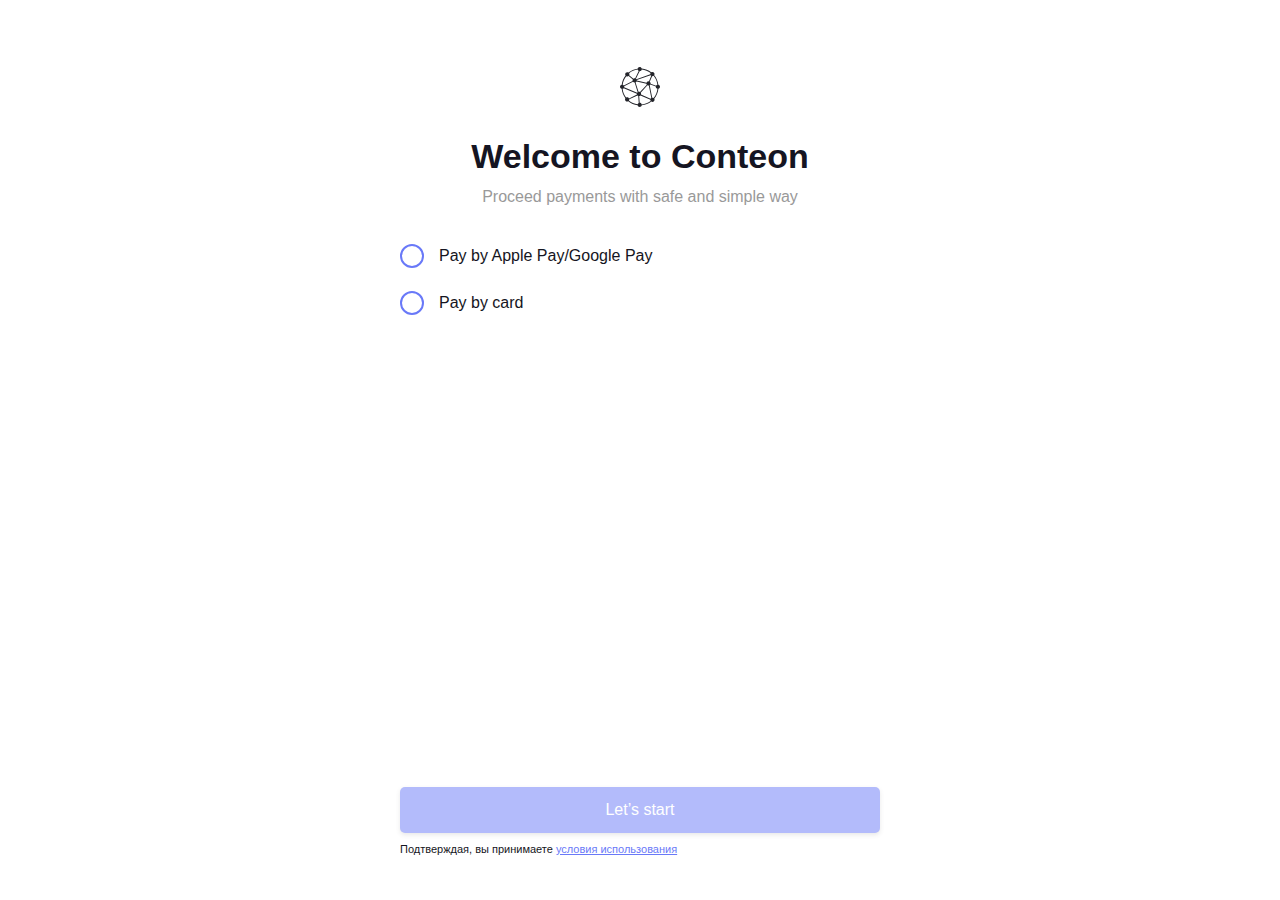
<file: index.html>
﻿<!DOCTYPE html>
<html lang="en">
<head>
    <title>Payment</title>

    <meta http-equiv="Content-Type" content="text/html;charset=utf-8"/>
    <meta name="viewport" content="width=device-width, initial-scale=1.0"/>
    <link rel="preconnect" href="https://fonts.googleapis.com">
    <link rel="preconnect" href="https://fonts.gstatic.com" crossorigin>
    <link href="https://fonts.googleapis.com/css2?family=Krub:wght@200&display=swap" rel="stylesheet">
    <link rel="stylesheet" href="style.css">
</head>

<body>
<section id="formContainer"  class="container" hidden>
    <!-- Modal -->
    <div id="myModal" class="modal"> </div>
    <!-- Modal -->
    <div class="merchant-container">
        <header id="merchantHeader" class="merchant-header">
            <h1 class="merchant-title" data-lang-tag="facilitytitle">
                Facility Data
            </h1>
            <!-- EXPANDER WITH LANGUAGE SWITCHER CONTAINER -->
            <div style="display: flex; flex-direction: row; align-items: center; justify-content: space-between; width: auto; height: auto; z-index: 2;">
                <div  style=" font-size: 10px;  border: none; position: relative; margin-right: 50px; width: 24px; height: 24px; text-align: center; display: flex; align-items: center; flex-direction: row;">
                <div id="langSwitcher" style="display: flex; flex-direction: row; justify-content: space-between; align-items: center; width: 52px;" onclick="toggleLangList(event)">
                    <h1  style="font-weight: bold;"class="merchant-title"data-lang-tag="mainlang" style="text-align: center;">EN</h1>
                </div>
                <div id="lang-list" class="language-list" onclick="abortClickOnParent(event)">
                     <div class="item-lang-list-wrapper" >
                        <span class="lang-span" data-lang-tag="en" data-lang="en"></span>
                    </div>
                     <div class="item-lang-list-wrapper">
                        <span class="lang-span" data-lang="ru" data-lang-tag="ru"></span>
                    </div>
                    <div class="item-lang-list-wrapper">
                        <span class="lang-span" data-lang="sp" data-lang-tag="sp"></span>
                    </div>    
                </div>
            </div>
            <div class="arrow"></div>
        </div>
        <!-- EXPANDER WITH LANGUAGE SWITCHER CONTAINER -->
        </header>
        <div id="merchantData"
             class="merchant-data">
        </div>
    </div>

    <div class="form-control">
        <label class="label" for="initiator" data-lang-tag="initiatordetails">
            initiator details:
        </label>
        <input id="initiator" class="control" type="text" disabled>
    </div>

    <div class="form-control">
        <label class="label" for="amount" data-lang-tag="amount">
            amount:
        </label>
        <input id="amount" class="control" type="text" disabled>
    </div>

    <form id="todo" class="form">
        <div class="form-control">
            <label class="label" for="verifyCode" data-lang-tag="trantvc">
                tran tvc:
            </label>

            <div class="inp-err-wrapper">
                <input id="verifyCode" data-validate="verifyCode" class="control" type="text">
                <span id="verifyCode-error-span" class="error-msg"></span>
            </div>
        </div>

        <div class="payment-method">
            <div class="radiobutton-container">
                <input id="byCard" class="radiobutton" name="pay-type" value="byCard" checked type="radio">
                <label class="radiobutton-ui"  for="byCard"> </label>
                <label class="label" for="byCard" data-lang-tag="paybycard">
                    Pay by Card
                </label>
            </div>

            <div class="radiobutton-container">
                <input id="byCrypto" class="radiobutton" name="pay-type" value="byCrypto" type="radio">
                <label class="radiobutton-ui" for="byCrypto"> </label>
                <label class="label" for="byCrypto" data-lang-tag="paybycrypto">
                      Another Method
                </label>
            </div>
        </div>

        <div id="formCard" class="form-card">
            <div class="form-control">
                <label class="label" for="customer" data-lang-tag="cvvorholder">
                    CVV or Holder Name:
                </label>
                <div class="inp-err-wrapper">
                    <input id="customer" data-validate="customer" class="control" type="text" placeholder="111">
                    <span id="customer-error-span" class="error-msg"></span>
                </div>
                <input id="cardToken" class="input" type="text" hidden>
            </div>
            <div class="submit-container">
                <p id="cardInfo" class="description" data-lang-tag="scancardbyemitter">
                    Scan Card by Emitter
                </p>
                <button id="scanCard" class="button-submit" type="button" data-lang-tag="scancardbutton">
                    Scan Card
                </button>
            </div>
        </div>

        <div id="formByCrypto" hidden>
            <div id="formSignIn" class="form-sign-in">
                <div class="form-control">
                    <label class="label" for="login" data-lang-tag="login">
                        login:
                    </label>
                    <div class="inp-err-wrapper">
                        <input id="login" data-validate="login" class="control" type="text">
                        <span id="login-error-span" class="error-msg"></span>
                    </div>
                </div>

                <div class="form-control">
                    <label class="label" for="password" data-lang-tag="password">
                        password:
                    </label>

                    <div class="inp-err-wrapper">
                        <input id="password" data-validate="password" class="control" type="password">
                        <span id="password-error-span" class="error-msg"></span>
                    </div>
                </div>

                <div class="submit-container">
                    <div class="checkbox-container">
                        <input id="rememberMe" class="checkbox" type="checkbox">

                        <label class="control" for="rememberMe">
                        </label>

                        <label class="label" for="rememberMe" data-lang-tag="rememberme">
                            Remember me
                        </label>
                    </div>

                    <button id="signIn" class="button-submit" type="button" data-lang-tag="singinbutton">
                        Sign In
                    </button>
                </div>
            </div>

            <div id="authorizedForm" class="form-authorized" hidden>
                <div class="form-control">
                    <label class="label" for="authorizedCustomer" data-lang-tag="customer">
                        customer:
                    </label>
                    <div class="inp-err-wrapper">
                        <input id="authorizedCustomer" data-validate="authorizedCustomer" class="control" type="text">
                        <span id="authorizedCustomer-error-span" class="error-msg"></span>
                    </div>
                </div>
                <div class="form-control">
                    <label class="label" for="cards" data-lang-tag="card">
                        card:
                    </label>
                    <div class="inp-err-wrapper">
                        <select id="cards" data-validate="cards" class="control" name="cards" >
                            <option value="" data-lang-tag="choosewallet" >Choose Wallet</option>
                        </select>
                        <span id="cards-error-span" class="error-msg"></span>
                    </div>
                </div>
            </div>
        </div>

        <div id="submitForm"
             class="submit-container">
            <button id="submitButton"
                    class="button-submit confirm"
                    type="button"
                    disabled data-lang-tag="confirmbutton">
                Confirm
            </button>
            <p class="description service-conditions">
                <span data-lang-tag="byconfirmyou">Подтверждая, вы принимаете </span>
                <a class="myBtn link" href="#" data-lang-tag="byconfirmyoulink">условия использования</a>
            </p>
        </div>
    </form>
</section>

<div id="successContainer" class="container success-container" hidden>
    <div class="response-logo">
        <svg width="116" height="116" viewBox="0 0 116 116" fill="none" xmlns="http://www.w3.org/2000/svg">
            <path d="M115.143 52.7756V58.0327C115.136 70.3552 111.146 82.3452 103.768 92.2146C96.3895 102.084 86.0188 109.304 74.202 112.798C62.3853 116.292 49.7558 115.872 38.197 111.602C26.6382 107.331 16.7695 99.439 10.0626 89.1017C3.35581 78.7644 0.17024 66.536 0.981015 54.2402C1.79179 41.9445 6.55547 30.2403 14.5616 20.8732C22.5677 11.506 33.3873 4.97778 45.4068 2.26215C57.4262 -0.453488 70.0015 0.788953 81.2572 5.80417M115.143 12.3185L58 69.5185L40.8571 52.3757"
                  stroke="#00C48C" stroke-linecap="round" stroke-linejoin="round"/>
        </svg>
    </div>
    <h1 class="title" data-lang-tag="thankyou"> Thank You </h1>
    <p class="description" data-lang-tag="clickdone">
        Please click Done button to get receipt and complete this operation
    </p>
    <div class="remember-container">
        <div class="checkbox-container">
            <input id="rememberCard" class="checkbox" type="checkbox">
            <label class="control" for="rememberCard"></label>
            <div class="label-container">
                <label class="label" for="rememberCard">
                    <b><span data-lang-tag="remember">Remember</span></b> <span data-lang-tag="cardtoken">Card Token</span>
                </label>
                <label class="label-tip" for="rememberCard" data-lang-tag="securelystoring">
                    We securely storing card token in your browser storage
                </label>
            </div>
        </div>
    </div>

    <div class="checkbox-container">
        <input id="registerUser" class="checkbox" type="checkbox">
        <label class="control" for="registerUser"></label>
        <div class="label-container">
            <label class="label" for="registerUser">
                <b><span data-lang-tag="register">Register</span></b> <span data-lang-tag="meinconteon">me in Conteon</span>
            </label>
            <label class="label-tip" for="registerUser" data-lang-tag="sendaninvitation">
                We send an invitation mail with the link on mail above
            </label>
        </div>
    </div>
    <div id="emailContainer" class="form-control email-container" hidden>
        <label class="label" for="email" data-lang-tag="emaillabel">
            email:
        </label>
        <form id="email-form">
            <div class="inp-err-wrapper">
                <input id="email" data-validate="email" class="control" type="email">
                <span class="error-msg"></span>
            </div>
        </form>
    </div>
    <button id="completePayment" class="button-submit" data-lang-tag="completebutton">
        Complete
    </button>
</div>

<div id="errorContainer" class="container error-container" hidden>
    <div class="response-logo">
        <svg width="117" height="118" viewBox="0 0 117 118" fill="none" xmlns="http://www.w3.org/2000/svg">
            <path d="M75.6428 41.8571L41.3571 76.1428M41.3571 41.8571L75.6428 76.1428M115.643 59C115.643 90.5591 90.0591 116.143 58.5 116.143C26.9408 116.143 1.35712 90.5591 1.35712 59C1.35712 27.4408 26.9408 1.85712 58.5 1.85712C90.0591 1.85712 115.643 27.4408 115.643 59Z"
                  stroke="#FF647C" stroke-width="2" stroke-linecap="round" stroke-linejoin="round"/>
        </svg>
    </div>
    <h1 class="title" data-lang-tag="badthing">
        Bad thing happens
    </h1>
    <p id="errorMessage" class="error-message"> </p>
    <button class="button-submit" type="button" data-lang-tag="closebutton">
        Close
    </button>
</div>
<div class="container welcome-container">
    <svg width="40" height="40" viewBox="0 0 40 40" fill="none" xmlns="http://www.w3.org/2000/svg">
        <path d="M38.3665 17.7045C37.9239 14.0904 36.4376 10.7956 34.2132 8.1345C34.4003 7.81914 34.5087 7.45206 34.5087 7.05912C34.5087 5.88923 33.5606 4.94118 32.3908 4.94118C31.964 4.94118 31.5681 5.06852 31.2358 5.28538C28.5478 3.23012 25.2829 1.8951 21.7285 1.57079C21.4887 0.666517 20.666 0 19.6861 0C18.6764 0 17.8328 0.707304 17.6209 1.65336C14.1978 2.10301 11.0692 3.49176 8.49959 5.55398C8.15738 5.31622 7.74255 5.17596 7.29389 5.17596C6.124 5.17596 5.17596 6.124 5.17596 7.29389C5.17596 7.74652 5.31921 8.16534 5.56194 8.51053C3.50966 11.099 2.13783 14.2476 1.71305 17.6866C0.737148 17.8756 0 18.7331 0 19.7647C0 20.7784 0.712278 21.624 1.66331 21.8319C2.01746 25.3326 3.35547 28.5449 5.39183 31.194C5.15705 31.5352 5.01977 31.9471 5.01977 32.3918C5.01977 33.5616 5.96782 34.5097 7.13771 34.5097C7.55353 34.5097 7.93952 34.3883 8.26681 34.1814C10.8752 36.3441 14.0864 37.8005 17.606 38.2661C17.7871 39.2519 18.6486 40 19.6871 40C20.6959 40 21.5385 39.2937 21.7513 38.3496C25.3376 38.0184 28.6284 36.6575 31.3283 34.5654C31.6586 34.7773 32.0495 34.9026 32.4713 34.9026C33.6412 34.9026 34.5893 33.9546 34.5893 32.7847C34.5893 32.3888 34.4788 32.0187 34.2888 31.7014C36.556 28.9557 38.0442 25.5455 38.4173 21.812C39.3275 21.5753 40 20.7496 40 19.7647C40 18.762 39.3026 17.9243 38.3665 17.7045ZM32.3918 9.17605C32.8255 9.17605 33.2284 9.04474 33.5646 8.82091C35.6109 11.3019 36.9848 14.355 37.4175 17.6985C36.8435 17.8269 36.36 18.188 36.0666 18.6784L30.6578 16.65C30.6628 16.5903 30.6668 16.5306 30.6668 16.4699C30.6668 15.7557 30.3116 15.125 29.7695 14.741L32.1361 9.15914C32.2197 9.17009 32.3052 9.17605 32.3918 9.17605ZM31.2487 8.83981L28.898 14.3838C28.7836 14.3649 28.6682 14.353 28.5488 14.353C27.6406 14.353 26.8676 14.926 26.5672 15.7308L16.7843 13.4776C16.7833 13.3333 16.7684 13.1921 16.7395 13.0558L30.623 8.22105C30.7851 8.46875 30.999 8.67965 31.2487 8.83981ZM19.6861 4.23487C20.7187 4.23487 21.5783 3.49474 21.7653 2.51685C25.0531 2.84016 28.0773 4.07471 30.5812 5.96583C30.3882 6.28516 30.2748 6.65821 30.2748 7.05912C30.2748 7.15362 30.2828 7.24713 30.2957 7.33866L16.3416 12.1973C16.2302 12.054 16.1019 11.9247 15.9576 11.8143L19.6185 4.23189C19.6404 4.23288 19.6633 4.23487 19.6861 4.23487ZM17.6259 2.60141C17.7662 3.20127 18.1611 3.70365 18.6913 3.98617L15.1041 11.4173C14.9628 11.3875 14.8166 11.3716 14.6674 11.3716C14.2187 11.3716 13.8029 11.5119 13.4607 11.7506L9.20689 8.19916C9.33721 7.92459 9.41182 7.6182 9.41182 7.29389C9.41182 6.91388 9.31035 6.55873 9.13527 6.25034C11.5357 4.33734 14.4445 3.0421 17.6259 2.60141ZM4.18414 19.3041L12.9812 14.7678C13.3652 15.2732 13.968 15.6015 14.6505 15.6075L17.6647 25.2451C17.4827 25.3903 17.3245 25.5644 17.1981 25.7614L4.15728 20.3268C4.20702 20.1477 4.23487 19.9597 4.23487 19.7647C4.23487 19.6066 4.21697 19.4524 4.18414 19.3041ZM6.26128 9.14223C6.56669 9.31334 6.91885 9.41182 7.29389 9.41182C7.79825 9.41182 8.26084 9.23475 8.62494 8.94029L12.825 12.447C12.6499 12.7554 12.5494 13.1105 12.5494 13.4895C12.5494 13.6338 12.5644 13.774 12.5912 13.9093L3.77925 18.4536C3.49872 18.0984 3.10776 17.8368 2.65811 17.7184C3.06996 14.5092 4.35226 11.5686 6.26128 9.14223ZM7.13671 30.2738C6.75371 30.2738 6.39558 30.3773 6.0852 30.5553C4.19807 28.0763 2.95456 25.0819 2.60937 21.822C3.0431 21.7185 3.42411 21.4828 3.70763 21.1584L16.8788 26.6468C16.8689 26.7303 16.8619 26.8149 16.8619 26.9014C16.8619 27.1531 16.9077 27.3929 16.9882 27.6167L9.02286 31.4338C8.67368 30.7464 7.9614 30.2738 7.13671 30.2738ZM17.6458 37.322C14.3679 36.8723 11.3746 35.5164 8.93233 33.5109C9.13527 33.1856 9.25464 32.8026 9.25464 32.3918C9.25464 32.3838 9.25365 32.3748 9.25365 32.3669L17.5006 28.4155C17.7115 28.6224 17.9661 28.7826 18.2487 28.8871L18.7421 35.989C18.2099 36.2546 17.806 36.7371 17.6458 37.322ZM18.5222 24.8352L15.5716 15.4025C16.0123 15.1936 16.3695 14.8365 16.5784 14.3958L26.4408 16.6669C26.4737 17.0201 26.5931 17.3484 26.7771 17.6289L20.0124 25.0531C19.707 24.882 19.3549 24.7835 18.9798 24.7835C18.8227 24.7845 18.6704 24.8024 18.5222 24.8352ZM21.7484 37.4056C21.5315 36.4655 20.6919 35.7641 19.6861 35.7641C19.6812 35.7641 19.6752 35.7651 19.6702 35.7651L19.2007 29.0074C19.707 28.9547 20.1587 28.7239 20.4949 28.3797L30.3554 32.73C30.3554 32.7479 30.3524 32.7658 30.3524 32.7837C30.3524 33.1886 30.4678 33.5666 30.6658 33.8879C28.141 35.8188 25.081 37.0813 21.7484 37.4056ZM30.5932 31.8058L20.9893 27.569C21.059 27.3591 21.0978 27.1352 21.0978 26.9014C21.0978 26.4478 20.9545 26.029 20.7118 25.6848L27.4565 18.2825C27.7759 18.4755 28.1489 18.5889 28.5488 18.5889C28.6364 18.5889 28.7229 18.5819 28.8085 18.571L31.3293 31.002C31.0189 31.201 30.7643 31.4775 30.5932 31.8058ZM33.6313 31.014C33.298 30.7951 32.8991 30.6658 32.4703 30.6658C32.3868 30.6658 32.3052 30.6717 32.2246 30.6817L29.7028 18.2447C29.9754 18.0666 30.2032 17.8279 30.3703 17.5473L35.7751 19.5737C35.7691 19.6364 35.7651 19.6991 35.7651 19.7637C35.7651 20.7904 36.4963 21.6469 37.4672 21.8399C37.0962 25.2968 35.7174 28.4543 33.6313 31.014Z"
                fill="#23242A"></path>
    </svg>
    <h1 data-lang-tag="welcometoconteon">Welcome to Conteon</h1>
    <h2 data-lang-tag="proceedpayments">Proceed payments with safe and simple way</h2>
    <div class="radiobutton-container">
        <input id="payByPay" class="radiobutton" name="pay-type2" value="payByPay" type="radio">
        <label class="radiobutton-ui" for="payByPay"></label>
        <label class="label" for="payByPay" data-lang-tag="paybypay">Pay by Apple Pay/Google Pay</label>
    </div>
    <div class="radiobutton-container">
        <input id="payByCard" class="radiobutton" name="pay-type2" value="payByPay2" type="radio">
        <label class="radiobutton-ui" for="payByCard"></label>
        <label class="label" for="payByCard" data-lang-tag="paybycard">Pay by card</label>
    </div>

    

    <form id="card-manually-from" class="form" hidden>
        <div data-related-block="payByCard">
            <br>
            <div class="form-control">
                <label class="label" for="cvvorholder" data-lang-tag="cvvorholder">
                    CVV or Holder Name:
                </label>
                <div class="inp-err-wrapper">
                    <input id="cvvorholder" data-validate="customer" class="customer control" type="text" placeholder="111 or Ivan Petrov">
                    <span class="error-msg"></span>
                </div>
                <input id="cardToken" class="input" type="text" hidden>
            </div>
            <div class="submit-container">
                <p class="scan-card-text" data-lang-tag="scancardbyemitter">
                    Scan Card by Emitter
                </p>
                <button id="scanCard-welcome" class="button-submit" data-lang-tag="scancardbutton">
                    Scan Card
                </button>
            </div>
            <div class="submit-container cardManually-container">
                <div class="checkbox-container">
                    <input id="cardManually" class="checkbox" type="checkbox">
                    <label class="control" for="cardManually"></label>
                    <label class="label" for="cardManually" data-lang-tag="cardmanually">
                        I want input card manually
                    </label>
                </div>
                <p class="link-wrap description service-conditions">
                    <span data-lang-tag="acceptmanualcard">By Accepting manual card input I agree with service </span>
                    <a href="#" data-lang-tag="agreement">agreement </a>
                    <span data-lang-tag="cardproceed">of card proceed</span>
                </p>
            </div>
        </div>
        <div class="form-control">
            <label class="label" for="cardNumber" data-lang-tag="cardnumber">
                Card Number
            </label>
            <div class="inp-err-wrapper">
                <input id="cardNumber" data-validate="cardNumber" class="control" type="text" name="cardNumber" placeholder="0000 0000 0000 0000" disabled>
                <span class="error-msg"></span>
            </div>
        </div>
        <div class="form-control float-left expMonth-wraper">
            <label class="label" for="expMonth" data-lang-tag="expmonth">
                Exp Month/Year
            </label>
            <div class="inp-err-wrapper">
                <input id="expMonth" data-validate="expMonth" class="control" type="date" name="expMonth" disabled>
                <span class="error-msg"></span>
            </div>
        </div>
        <div class="form-control float-right cvc-wraper">
            <label class="label" for="cvc" data-lang-tag="cvc">
                CVC
            </label>
            <div class="inp-err-wrapper">
                <input id="cvc" data-validate="customer" class="control" type="text" name="cvc" placeholder="111" disabled>
                <span class="error-msg"></span>
            </div>
        </div>
    </form>

    <div id="start" class="submit-container">
        <button class="button-submit confirm" type="button" disabled="" data-lang-tag="startbutton">
            Let’s start
        </button>
        <p class="description service-conditions">
            <span data-lang-tag="byconfirmyou">Подтверждая, вы принимаете </span>
            <a class="myBtn" href="#" data-lang-tag="byconfirmyoulink">условия использования</a>
        </p>
    </div>
</div>

<style>

</style>

<script src="script.js"></script>
</body>
</html>
</file>
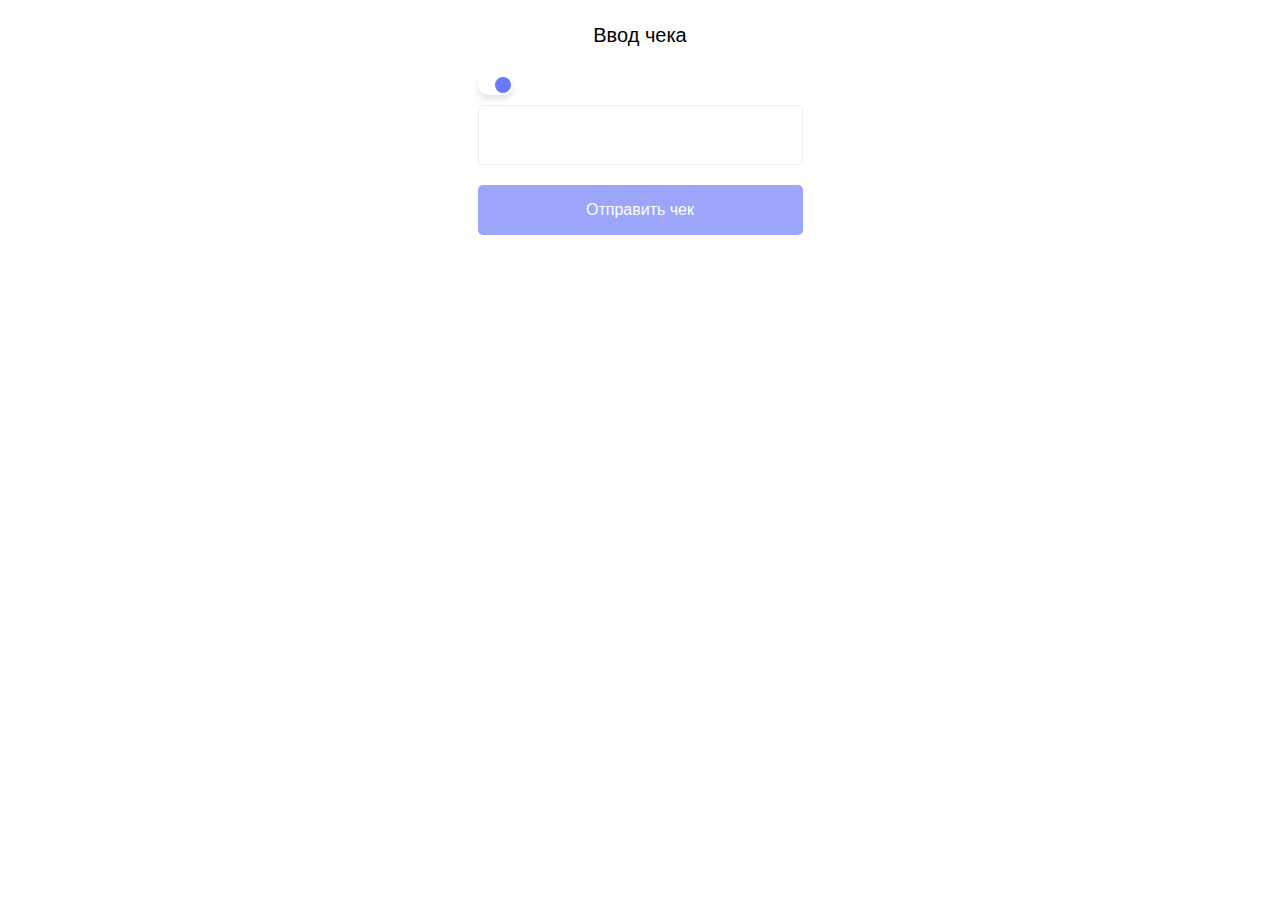
<file: server/index.html>
<!DOCTYPE html>
<html lang="en">

<head>
	<meta charset="utf-8">
	<title>Emitter</title>
	<meta name="description" content="Simple Starter Description">
	<meta name="viewport"
		content="width=device-width, initial-scale=1.0, minimum-scale=1.0, maximum-scale=1.0, user-scalable=no">
	<meta property="og:image" content="images/image.jpg">
	<!-- <link rel="icon" href="images/favicon.png"> -->
	<!-- <link rel="stylesheet" href="css/style.css"> -->
</head>

<body>

	<main class="main">
		<section id="section-3">

			<h2 class="text__main text__calculator d-none visible-in-price-mode">
				Калькулятор
			</h2>
			<h2 class="text__main text__calculator visible-in-billcode-mode">Ввод чека</h2>

			<nav class="nav">
				<div class="switch__block">
					<label class="switch">
						<input type="checkbox" checked onclick="application.switcherClickFn()">
						<span class="slider round"></span>
					</label>
				</div>
				<!-- <div>
					<span class="text__nav d-none">
						5424.65783
					</span>
					<input 
						class="form__input visible-in-billcode-mode" 
						id="inputСheck" 
						type="text"
					>
				</div>
				<div class="d-none visible-in-price-mode"></div> -->
			</nav>

			<!-- <a href="#" 
				id="check-submit-btn" 
				class="btn visible-in-billcode-mode"
			>
				Отправить чек
			</a> -->

			<form class="pt-10" name="calculator" 
			data-post-url="">
				<input class="calculator__input form__input" 
						style="margin-bottom:14px;" 
						type="text" 
						name="answer" 
						value="" 
						
				>
				<div class="calculator__block d-none visible-in-price-mode">
					<div class="calculator__line">
						<input class="color__red" 
								type="button" 
								value="C" 
								onclick="application.CalcReset()"
						>
						<input class="color__blue" 
								type="button" 
								value="%" 
								onclick="application.CalcInput('%')"
						>
						<input class="color__blue" 
								type="button" 
								value="." 
								onclick="application.CalcInput('.')"
						>
						<input class="color__blue" 
								type="button" 
								value="÷" 
								onclick="application.CalcInput('/')"
						>
					</div>

					<div class="calculator__line pt-10">
						<input type="button" 
								value="1" 
								onclick="application.CalcInput(1)"
						>
						<input type="button" 
								value="2" 
								onclick="application.CalcInput(2)"
						>
						<input type="button" 
								value="3" 
								onclick="application.CalcInput(3)"
						>
						<input class="color__blue" 
								type="button" 
								value="×" 
								onclick="application.CalcInput('*')"
						>
					</div>

					<div class="calculator__line pt-10">
						<input type="button" 
								value="4" 
								onclick="application.CalcInput(4)"
						>
						<input type="button" 
								value="5" 
								onclick="application.CalcInput(5)"
						>
						<input type="button" 
								value="6" 
								onclick="application.CalcInput(6)"
						>
						<input class="color__blue" 
								type="button" 
								value="-" 
								onclick="application.CalcInput('-')"
						>
					</div>

					<div class="calculator__line pt-10">
						<input type="button" 
								value="7" 
								onclick="application.CalcInput(7)"
						>
						<input type="button" 
								value="8" 
								onclick="application.CalcInput(8)"
						>
						<input type="button" 
								value="9" 
								onclick="application.CalcInput(9)"
						>
						<input class="color__blue" 
								type="button" 
								value="+" 
								onclick="application.CalcInput('+')"
						>
					</div>

					<div class="calculator__line pt-10">
						<input type="button" 
								value="." 
								onclick="application.CalcInput('.')"
						>
						<input type="button" 
								value="0" 
								onclick="application.CalcInput(0)"
						>
						<input class="color__blue" 
								type="button" 
								value="." 
								onclick="application.CalcInput('.')"
						>
						<input class="color__blue" 
								type="button" 
								value="="
								onclick="application.CalcAnswer()"
						>
					</div>
				</div>
				<button type="submit" class="btn submit-btn disabled">
					Отправить чек
				</button>
			</form>
		</section>
	</main>

	<style>
		*,::after,::before{padding:0;margin:0;border:0;-webkit-box-sizing:border-box;box-sizing:border-box}a{text-decoration:none}li,ol,ul{list-style:none}img{vertical-align:none}h1,h2,h3,h4,h5,h6{font-weight:inherit;font-size:inherit}body,html{height:100%;line-height:1;font-size:14px;font-family:-apple-system,BlinkMacSystemFont,sans-serif}button,input,textarea{-webkit-appearance:none;-moz-appearance:none;appearance:none;outline:0}.d-none{display:none!important}.pt-10{padding-top:10px}.pt-20{padding-top:20px}.pt-30{padding-top:30px}.pt-35{padding-top:35px}.pt-50{padding-top:50px}.pe-10{padding-right:10px}.ps-10{padding-left:10px}.mt-20{margin-top:20px}.mt-40{margin-top:40px}.mb-20{margin-bottom:20px}#section-1{display:-webkit-box;display:-ms-flexbox;display:flex;-webkit-box-orient:vertical;-webkit-box-direction:normal;-ms-flex-direction:column;flex-direction:column;-webkit-box-pack:center;-ms-flex-pack:center;justify-content:center;height:100%}#section-10,#section-11,#section-2,#section-5{padding-top:50px;height:100%}#section-12,#section-13,#section-6,#section-7,#section-8,#section-9{height:100%}.main{max-width:375px;height:100%;margin:0 auto;padding:0 25px}.img__logo{display:block;margin:0 auto}.text__main{font-weight:400;font-size:34px;text-align:center;padding-top:25px}.text__calculator{font-size:20px!important}.text__subtitle{font-weight:300;text-align:center;color:#999;padding-top:10px;line-height:1.5}.text__nav{font-weight:600;font-size:17px;color:#151522}.text__download{color:#999;margin-left:15px}.text__agreement{display:block;width:100%;color:#151522;margin-top:10px;line-height:1.5;font-weight:300}.paragraph{line-height:1.5;color:#151522;font-weight:400;text-align:justify}.href-download{display:-webkit-box;display:-ms-flexbox;display:flex;-webkit-box-align:center;-ms-flex-align:center;align-items:center}.form__block{display:-webkit-box;display:-ms-flexbox;display:flex;-webkit-box-orient:vertical;-webkit-box-direction:normal;-ms-flex-direction:column;flex-direction:column;-webkit-box-pack:justify;-ms-flex-pack:justify;justify-content:space-between;min-height:100%;padding-bottom:50px}.form__label{display:block;width:100%;padding-bottom:12px;color:#151522;font-weight:600}.form__input{display:block;width:100%;padding:16px 20px;border:1px solid #e4e4e499;border-radius:5px}.form__input:focus{border:1px solid #6979f899}.form-check{display:-webkit-box;display:-ms-flexbox;display:flex;-webkit-box-align:center;-ms-flex-align:center;align-items:center;margin-bottom:20px}.form-check-input{position:relative;width:20px;height:20px;border-radius:50%;border:2px solid #9ba6fa;cursor:pointer}.form-check-input:checked{border-color:#6979f8}.form-check-input:checked::after{content:"";position:absolute;top:2px;left:2px;width:12px;height:12px;border-radius:50%;background:#6979f8}.form-check-label{font-weight:400;font-size:16px;padding-left:15px;cursor:pointer}.scan__card{display:-webkit-box;display:-ms-flexbox;display:flex;-webkit-box-align:center;-ms-flex-align:center;align-items:center}.scan__card span{display:block;min-width:180px;font-weight:300;font-size:15px}.scan__card .btn{margin-top:0}.btn.disabled{background:#9ba6fa;pointer-events:none}.switch__block{display:-webkit-box;display:-ms-flexbox;display:flex;-webkit-box-align:center;-ms-flex-align:center;align-items:center}.text-switch{padding-left:20px}.text-accepting{display:block;margin-top:15px;font-size:10px;color:#999;line-height:1.5}.text-accepting a{color:#6979f8;text-decoration:underline}.switch{position:relative;display:inline-block;width:35px;height:20px}.switch input{opacity:0;width:0;height:0}.slider{position:absolute;cursor:pointer;top:0;left:0;right:0;bottom:0;background-color:#fff;-webkit-transition:.4s;transition:.4s;-webkit-box-shadow:0 4px 4px #32324714,0 4px 8px #3232470f;box-shadow:0 4px 4px #32324714,0 4px 8px #3232470f}.slider:before{position:absolute;content:"";height:16px;width:16px;left:2px;bottom:2px;background-color:#e4e4e4;-webkit-transition:.4s;transition:.4s}input:checked+.slider:before{background-color:#6979f8}input:checked+.slider:before{-webkit-transform:translateX(15px);transform:translateX(15px)}.slider.round{border-radius:34px}.slider.round:before{border-radius:50%}.nav{display:-webkit-box;display:-ms-flexbox;display:flex;-webkit-box-align:center;-ms-flex-align:center;align-items:center;-webkit-box-pack:justify;-ms-flex-pack:justify;justify-content:space-between;padding-top:30px}.calculator__block{background:#f4f6ff;border-radius:24px;padding:40px 45px}.calculator__block input{font-weight:400;font-size:28px;display:-webkit-box;display:-ms-flexbox;display:flex;width:40px;height:40px;background:0 0}.calculator__line{display:-webkit-box;display:-ms-flexbox;display:flex;-webkit-box-pack:justify;-ms-flex-pack:justify;justify-content:space-between}.calculator__input{display:block;padding:15px 15px;width:100%;font-weight:400;font-size:24px;}.color__red{color:#ff3958}.color__blue{color:#6979f8}.btn{position:relative;display:block;width:100%;margin-top:20px;padding:16px 20px;background:#6979f8;border-radius:5px;font-weight:300;font-size:16px;text-align:center;color:#fff}.btn__outline{position:relative;display:block;width:100%;margin-top:20px;padding:16px 20px;border:2px solid #6979f8;border-radius:5px;font-weight:300;font-size:16px;text-align:center;color:#6979f8}.btn:active,.btn__outline:active{top:2px}.list__employees{display:-webkit-box;display:-ms-flexbox;display:flex;-webkit-box-align:center;-ms-flex-align:center;align-items:center;-webkit-box-pack:justify;-ms-flex-pack:justify;justify-content:space-between;padding-top:17px;padding-bottom:23px;border-bottom:1px solid #e4e4e499}.list__employees-people{display:-webkit-box;display:-ms-flexbox;display:flex}.list__employees-img{width:40px;height:40px;border-radius:50%;background:#ccc}.list__employees-name{margin-left:20px}.text__list-job{display:block;width:100%;color:#999;font-weight:400;font-size:12px}.text__list-name{display:block;width:100%;font-weight:300;font-size:14px;color:#151522;margin-top:5px}.payment-title{width:100%;text-align:center}.form-container .field-container:first-of-type{-ms-grid-row:1;-ms-grid-column:1;-ms-grid-column-span:2;grid-area:name}.form-container .field-container:nth-of-type(2){-ms-grid-row:2;-ms-grid-column:1;-ms-grid-column-span:2;grid-area:number}.form-container .field-container:nth-of-type(3){-ms-grid-row:3;-ms-grid-column:1;grid-area:expiration}.form-container .field-container:nth-of-type(4){-ms-grid-row:3;-ms-grid-column:2;grid-area:security}.field-container input{-webkit-box-sizing:border-box;box-sizing:border-box}.field-container{position:relative}.form-container{display:-ms-grid;display:grid;grid-column-gap:10px;-ms-grid-columns:auto auto;grid-template-columns:auto auto;-ms-grid-rows:90px 90px 90px;grid-template-rows:90px 90px 90px;grid-template-areas:"name name" "number number" "expiration security";max-width:400px;color:#707070}.ccicon{height:38px;position:absolute;right:6px;top:calc(50% - 17px);width:60px}.preload *{-webkit-transition:none!important;-moz-transition:none!important;-ms-transition:none!important;-o-transition:none!important}.card-container{width:100%;max-width:400px;max-height:240px;height:240px;padding-top:20px}#ccsingle{position:absolute;right:15px;top:20px}#ccsingle svg{width:100px;max-height:60px}.creditcard svg#cardback,.creditcard svg#cardfront{width:100%;-webkit-box-shadow:1px 5px 6px 0 #000;box-shadow:1px 5px 6px 0 #000;border-radius:22px}#generatecard{cursor:pointer;float:right;font-size:12px;color:#fff;padding:2px 4px;background-color:#909090;border-radius:4px;cursor:pointer;float:right}.creditcard .darkcolor,.creditcard .lightcolor{-webkit-transition:fill .5s;transition:fill .5s}.creditcard .lightblue{fill:#03a9f4}.creditcard .lightbluedark{fill:#0288d1}.creditcard .red{fill:#ef5350}.creditcard .reddark{fill:#d32f2f}.creditcard .purple{fill:#ab47bc}.creditcard .purpledark{fill:#7b1fa2}.creditcard .cyan{fill:#26c6da}.creditcard .cyandark{fill:#0097a7}.creditcard .green{fill:#66bb6a}.creditcard .greendark{fill:#388e3c}.creditcard .lime{fill:#d4e157}.creditcard .limedark{fill:#afb42b}.creditcard .yellow{fill:#ffeb3b}.creditcard .yellowdark{fill:#f9a825}.creditcard .orange{fill:#ff9800}.creditcard .orangedark{fill:#ef6c00}.creditcard .grey{fill:#bdbdbd}.creditcard .greydark{fill:#616161}#svgname{text-transform:uppercase}#cardfront .st2{fill:#fff}#cardfront .st3{font-family:"Source Code Pro",monospace;font-weight:600}#cardfront .st4{font-size:54.7817px}#cardfront .st5{font-family:"Source Code Pro",monospace;font-weight:400}#cardfront .st6{font-size:33.1112px}#cardfront .st7{opacity:.6;fill:#fff}#cardfront .st8{font-size:24px}#cardfront .st9{font-size:36.5498px}#cardfront .st10{font-family:"Source Code Pro",monospace;font-weight:300}#cardfront .st11{font-size:16.1716px}#cardfront .st12{fill:#4c4c4c}#cardback .st0{fill:none;stroke:#0f0f0f;stroke-miterlimit:10}#cardback .st2{fill:#111}#cardback .st3{fill:#f2f2f2}#cardback .st4{fill:#d8d2db}#cardback .st5{fill:#c4c4c4}#cardback .st6{font-family:"Source Code Pro",monospace;font-weight:400}#cardback .st7{font-size:27px}#cardback .st8{opacity:.6}#cardback .st9{fill:#fff}#cardback .st10{font-size:24px}#cardback .st11{fill:#eaeaea}#cardback .st12{font-family:"Rock Salt",cursive}#cardback .st13{font-size:37.769px}.creditcard{width:100%;max-width:400px;-webkit-transform-style:preserve-3d;transform-style:preserve-3d;transition:-webkit-transform .6s;-webkit-transition:-webkit-transform .6s;transition:transform .6s;transition:transform .6s,-webkit-transform .6s;cursor:pointer}.creditcard .back,.creditcard .front{position:absolute;width:100%;max-width:400px;-webkit-backface-visibility:hidden;backface-visibility:hidden;-webkit-font-smoothing:antialiased;color:#47525d}.creditcard .back{-webkit-transform:rotateY(180deg);transform:rotateY(180deg)}.creditcard.flipped{-webkit-transform:rotateY(180deg);transform:rotateY(180deg)}.card__column{display:-webkit-box;display:-ms-flexbox;display:flex;padding-top:20px}.card__column .form__label{padding:0 0 10px}.accordion{position:relative;background-color:#fff;color:#151522;cursor:pointer;padding:16px 20px;width:100%;text-align:left;border:1px solid #e4e4e499;border-radius:5px 5px 0 0;outline:0;-webkit-transition:.4s;transition:.4s}.accordion::after{content:"";position:absolute;top:20px;right:20px;width:12px;height:12px;border-top:1px solid #151522;border-right:1px solid #151522;-webkit-transform:rotate(-45deg);transform:rotate(-45deg);-webkit-transition:-webkit-transform .3s ease;transition:-webkit-transform .3s ease;transition:transform .3s ease;transition:transform .3s ease,-webkit-transform .3s ease}.accordion:hover,.active{background-color:#fff}.active.accordion::after{top:18px;-webkit-transform:rotate(135deg);transform:rotate(135deg)}.panel{background-color:#fff;max-height:0;overflow:hidden;-webkit-transition:max-height .2s ease-out;transition:max-height .2s ease-out}.panel-body{padding:16px 20px;border:1px solid #e4e4e499;border-top:none;border-radius:0 0 5px 5px}.panel-body-line{display:-webkit-box;display:-ms-flexbox;display:flex;-webkit-box-pack:justify;-ms-flex-pack:justify;justify-content:space-between;margin-top:15px;font-size:13px;font-weight:300}
	</style>
	<style>
		.error {
			border-color: red;
		}
	</style>
	<script>
		
"use strict"    
/**
 * Initializes a new instance of Reducer method
 * @param {*} components list of components are controlled by this instance of reducer method
 * @param {Object} initState initial state of reducer
 * @param {*} reducer default reducer function is calling every tyme if reducer func not difined
 * @returns {UIReducer} instnace of Reducer object
 */
const UIReducer = ((components = {}, initState = {}, defaultReducer) => {
    /**
     * Stores method instance is calling everytime
     */
    const Reducer = defaultReducer;

    /**
     * Stores a list of components is controlled by this instance of reducer
     */
    const Components = components;

    let state = initState;

    const UIReducer = {
        Reducer,
        Components,
        Dispatch,
        GetState,
        SetState,
        UpdateState
    }

   /**
    * Executes reducer method with particular state
    * @param {string} action executes Reducer method for exact state 
    */
   function Dispatch(action) {

        if (Reducer == null || typeof Reducer!=='function') {
            throw new Error('Reducer method not deined');
        }
        ;
        Reducer(action, Components);
   }

   /**
    * Updates state object and calling
    * @param {String} action name of event action
    * @param {Object} state instance of object is storing state  
    * @param {boolean} Call dispatch method
    * @returns {void}
    */
   function SetState ({action, newState, callingDispatch = true}) {
        if (newState == null || typeof newState!== 'object') {
            throw new Error("state should be an object");
        }
        state = {
            ...state,
            ...newState
        };
        if (callingDispatch) Dispatch(action);
        
    }

    /**
     * @returns {Object} is storing state
     */
    function GetState (key) { 
        return key ? state[key] : state;
    }

    function UpdateState ({action, newState, callDispatcher = false}) {
        if(this.Reducer == null)
            throw new Error('Reducer object not defined');
        
        SetState({action, newState, callDispatcher})
        
    }

   return UIReducer;
});

/***
 * Iniializes a new instance of Binder
 */
 const Binder = ({binderId, component, getter, setter,}) => {    
    
    console.log(component);
  
    /**
     * Gets collection of controlled Components by this binder
     */
    const Component = component.el;
    const eventType = component.eventType;
    const handler = component.handler;

    Component.addEventListener(eventType, handler);

    /**
     * Gets a binder Indetifier
     */
    const BinderId = binderId;
    
    /**
     * Gets instance of setter method
     */
    let Setter = setter;
    
    /**
     * Gets an getter model method
     */
    let Getter = getter;
    
    /**
     *  Gets or sets callback method of binder is changed
     * @param {String} binderId identifier of binder
     * @param {String} mode indicating whether event was my code or user input 
     * @param {JSON} model actual model 
     */
    function SetGetter (fn) {
        Getter = fn;
    };
    function SetSetter (fn) {
        Setter = fn;
    };

    const binder = {
        Component,
        BinderId,
        Update,
        Collect,
        Dispose,
        SetGetter,
        SetSetter,
        CreateFromData
    } 
    
    function Update (model) {
        // console.log('model ', model);
        if ( Setter == null || typeof Setter!== 'function') {
            throw new Error(`Setter should be a function`);     
        }
        Setter(model);
        //TODO dont understand what it is
        // onchange(binderId, "code", Setter());
    }

    function Collect () {
        if ( Getter == null || typeof Getter!== 'function') {
            throw new Error(`Getter should be a function`);     
        }
        return Getter();
    }

    function Dispose(){
        for(component in components){
            component.removeEventListener("input", func);
        }
    }

    const formValidStatus = (fildesToValidate) => {
		let status = false;
		console.log('fildesToValidate', fildesToValidate.length);
        if (fildesToValidate.length <= 0) {
			throw new Error(`FildesToValidate is not defined`);
        }
		fildesToValidate.forEach(el => {
			const field = Component.querySelector(`[name=${el.name}]`);
			const value = field.value;
			const validationType = el.validationType;
			if (!field) {
				throw new Error(`Field [name=${el.name}] in ${Component} is not found`);
			}
			if (!validationType) {
				throw new Error(`validationType of [name=${el.name}] in ${Component} is not found`);
			}
			const fieldStatus = validate[validationType](value);
			if (!fieldStatus) {
				field.classList.add('error');
				status = false;
			} else {
				field.classList.remove('error');
				status = true;
			}
		})
		return status
    }

    const validate = {
        text: function (val) {
            return (val == '' || val == null) ? false : true;
        },
        calculator: function (val) {
            return (val == '0') ? false : true;
        }
    }

    function CreateFromData (fildesToValidate) {
        const formEl = Component;
        if (!formEl) throw new Error(`Form is not defined`); 

        const valid = formValidStatus(fildesToValidate);
		console.log(valid);
        if (valid) {
            const formData = new FormData(formEl);
            const object = {};
            formData.forEach(function(value, key){
                object[key] = value;
            });
            console.log(object);
            return JSON.stringify(object)
        }
    }
      
    return binder;
};

const WebController = ({
                baseUrl, 
                apiprefix = null, 
                form = null}) => 
    {
    const BaseUrl = baseUrl;
    const ApiPrefix = apiprefix;
    const Form = form;

    const WebController= {
        BaseUrl,
        Get,
        Post,
        DownloadFile
    }

    async function Post ({apiprefix, content, mimeType, contentType}) {
        const url = apiprefix || ApiPrefix;
        console.log(url, content);
        let result = await fetch(url, {
            method: 'POST',
            mode: 'cors',
            headers: {
                'Content-Type': mimeType,
            },
            body: content,
        })
        .then(response => {
            if (response.ok) {
                console.log('inside response.ok');
                console.log(response);
                //contentType == 'text' ? response.text() : response.json();
                return {};
            } 
            // return Promise.reject(new Error(response.statusText))
            throw new Error('Something went wrong');
        })
        .catch(err => {
            console.log(err);
            // return Promise.reject(new Error(response.statusText))
            throw new Error(err);
        })
        // return result;
    }

    function DownloadFile(url, content) {
        return fetch(`${BASE_URI}${API_PREFIX}${url}`, {
            method: 'GET',
            headers: {
            'Content-Type': typeof content === 'string' ? 'plain/text' : 'application/json'
            },
            body: content,
        }).then((response) => response.blob());
    }

    // function Post(url, {value, mimeType}){
    //     return new Promise((resolve, reject)=>{
    //         resolve();
    //     });
    // }

    function Get(url, mimeType){
        return new Promise((resolve, reject)=>{
            resolve();
        });
    }
    
    function baseGet(url, content = '') {
        isText = typeof content === 'string';
        const params = typeof content === 'string' ? content : JSON.stringify(content);
    
        return fetch(`${BaseUrl}${ApiPrefix}${url}/${params}`, {
            method: 'GET',
            headers: {
            'Content-Type': typeof content === 'string' ? 'plain/text' : 'application/json'
            },
        }).then((response) => isText ? response.text() : response.json());
    }

    return WebController;
};

/**
 * Declares a constructor function with provide access to UI-Controls controller
 * @param {Object} componentsList list of components
 * @param {String} hideCmpCls name of CSS class to hide control 
 * @param {String} disableCmpCls name of CSS class to disable control
 * @param {function reducer(stateName, stateObj, components) } function is used for a handler when state is updeted
 * @returns instance of Presenter object 
 */
const Presenter = ({componentsList, initState, hideCmpCls, disableCmpCls, reducerFunc = null}) => {
        
        // console.log(componentsList);
    /**
     * stores a list of data components
     */
    const Components = componentsList;

    const InitState = initState;
    /**
     * Stores a class performs hide control from DOM
     */
    const HideClass = hideCmpCls ? hideCmpCls: 'd-none';

    /**
     * Stores a class performs disable user input for control
     */
    const DisableClass = disableCmpCls ? disableCmpCls: 'disabled';         
    
    /**
     *  Gets or sets a instance of UIReducer object 
     */
    let Reducer = reducerFunc == null ? null : UIReducer(Components, InitState, reducerFunc);

    /**
     * Stores collection of binders
     */
     const Binders = {};

     /**
     * Removes binders from list
     * @param {String or String[]} binderIds collection or single identifier of binder
     */
    function RemoveBinders(binderIds){
        if(typeof binderIds === "string"){
            binders[aliasList] = null;             
        } else if (Array.isArray(list)){
            binderIds.forEach(function (el) {                    
                Binders[el] = null;             
            });
        }  
    }

    function DefineBinder({component, binderId, getter, setter}){
        const newBinder = Binder({component, binderId, getter, setter});
        Binders[binderId] = newBinder;
        return newBinder;
    }

    /**
     * Updates a state object of Presenter 
     * @param {String} stateName name of state to be set 
     * @param {Object} state instance of state object
     * @param {boolean} callDispatcher indicating wheter call dispatch method or not
     */
     function UpdateState({newState, action, callDispatcher = false}){
        if( Reducer == null ) {
            throw new Error('Reducer object not defined');
        }
        Reducer.SetState({newState, action, callDispatcher})
    }

    /**
     * Defines a new reducer function
     * * @param {function name(stateName, stateObj, components) } func is calling by  Dispath method  
     */
    function DefineReducer (func) {
        Reducer = func == null ? null : UIReducer(componentsList, InitState, func);
    }

    /**
     * Executes a Reducer method for exact state by its name
     * @param {String} stateName name of state 
     * @returns 
     */
    function Dispatch (action) {
        if (Reducer == null) return;
        Reducer.Dispatch(action);
    }

    function GetState (key) {
        if (Reducer == null) return;
        return Reducer.GetState(key);
    }

    /**
     * Shows all components mentioned in a list,  each component should present in DOM
     * @param {array of DOMElement}
     */
    const ShowComponents = (list) => {
        list.forEach(el => {
            el.classList.remove(HideClass);
        });
    }

    /**
     * Hides all components mentioned in a list, each component should present in DOM
     * @param {array of DOMElement}
     */
    const HideComponents = (list) => {
        list.forEach(el => {
            el.classList.add(HideClass);
        });
    }

    /**
     * Enables all components mentioned in a list, each component should present in DOM
     * @param {string array} list names of components or single name
     * @returns {Promise}
     */
    const EnableComponents = (list) => {
        list.forEach(el => {
            el.classList.remove(DisableClass);
        });
	}

    /**
     * Disables all components mentioned in a list, each component should present in DOM
     * @param {string array} list names of components or single name
     * @returns {Promise}
     */
    const DisableComponents = (list) => {
        list.forEach(el => {
            el.classList.add(DisableClass);
        });
	}
    
    /**
     * Adds an existed in DOM element into control colleciton and assings alias of it
     * @param {String} alias name of control to be accessed
     * @param {DOMElement} element instance of element 
     */
    const AddComponent = (alias, element) => {
        if(typeof Components[alias] === "object")
            throw new Error(`Component with alias ${alias} exists`);

        if(!isElement(element))
            throw new Error(`adding element does not have classList prop `);
        
            Components[alias] = element;
    }

    /**
     * Deletes controls by its alias from controlling list
     * @param {String or String[]} aliasList one alias name of list of string aliases to be removed 
     */
    const RemoveComponents = (aliasList) => {
        if(typeof list === "string"){
            components[aliasList] = null;             
        } else if (Array.isArray(list)){
            aliasList.forEach(function (el) {                    
                components[el] = null;             
            });
        }  
    }

    function isElement(p) {
        if(p == null) 
            return false;
        
        if (typeof p === 'object' && typeof Array.isArray(p.classList)) {
          return true;
        }      
        return false;
    }
    
    function ctrlCmpState(list, hide = 1)
    {
        return new Promise((resolve, reject) =>{
            try{              
                let collection = [];
                if(typeof list === "string"){
                    collection[0] = Components[list]?Components[list]: document.querySelector(`#${list}`);               
                } else if (Array.isArray(list)){
                    let index = -1;
                    arr.forEach(function (el) {                    
                        index++;
                        collection[index] = Components[el]?Components[el]: document.querySelector(`#${el}`); 
                    });
                }            
                
                collection.forEach(function (el) {    
                    if( el != null)
                        if( hide == 1)
                            el.classList.add(hideComponentClass);           
                        else
                            el.classList.remove(hideComponentClass);    
                });            

                resolve();          
            } catch(error){
                reject(error);
            }        
        });        
    }
    /**
     * {Presenter} object
     */
     const presenter = {
        Components,
        HideClass,
        DisableClass,
        Reducer,
        ShowComponents,
        EnableComponents,
        DisableComponents,
        HideComponents,  
        AddComponent,
        RemoveComponents,
        DefineReducer,
        Dispatch,
        UpdateState,
        GetState,
        DefineBinder,
        RemoveBinders
    };

    return presenter;
};



const Application = () => {

    const API_PREFIX = {
        priceUrl: 'api/inputprice',
        billCodeUrl: 'api/inputbillcode'
    };
    const BASEURL = 'https://localhost:433/';
    
    const presenter = Presenter({
        componentsList: {
            switcher: document.querySelector('#section-3 label.switch input'),
            input: document.querySelector('#section-3 .calculator__input'),
            form: document.querySelector('#section-3 form'),
            submitBtn: document.querySelector('#section-3 .submit-btn'),
            visibleInbillCodeMode: document.querySelectorAll('#section-3 .visible-in-billcode-mode'),
            visibleInpriceMode: document.querySelectorAll('#section-3 .visible-in-price-mode')
        }, 
        initState: {
            priceMode: false,
            billCodeMode: true
        }, 
        hideCmpCls: 'd-none',
		disableCmpCls: 'disabled' 
    });
    const reduserFn = (action, componentList) => {
        const {switcher, input, submitBtn, visibleInpriceMode, visibleInbillCodeMode} = componentList;
        if (action == 'PRICEMODE') {
            switcher.checked = false;
            input.value = '0';
            input.style.textAlign = 'right';
            input.setAttribute('readonly', true);
            submitBtn.textContent = 'Отправить сумму';
            presenter.ShowComponents(visibleInpriceMode);
            presenter.HideComponents(visibleInbillCodeMode);
			presenter.DisableComponents([presenter.Components.submitBtn]);
        } else if (action == 'BILLCODEMODE') {
            switcher.checked = true;
            input.value = '';
            input.style.textAlign = 'left';
            input.removeAttribute('readonly');
            submitBtn.textContent = 'Отправить чек';
            presenter.ShowComponents(visibleInbillCodeMode);
            presenter.HideComponents(visibleInpriceMode);
			presenter.DisableComponents([presenter.Components.submitBtn]);
        }
    };

    presenter.DefineReducer(reduserFn);

    presenter.binderCalc = presenter.DefineBinder({
        binderId: "calc",
		component: {
            el: document.calculator.answer,
            eventType: 'input',
            handler: onBillCodeInput
        },
    });

    presenter.binderCalc.SetGetter(() => {
        return presenter.binderCalc.Component.value;
    });
    presenter.binderCalc.SetSetter((model) => {
        presenter.binderCalc.Component.value = model;
    });



    const calculator = (() => {
        function CalcInput (val) {
            const lastChar = presenter.binderCalc.Collect().slice(-1);
            if (presenter.binderCalc.Collect() == '0') {
                presenter.binderCalc.Update('');
            }
            if (lastChar != '.') {
                const currentValue = presenter.binderCalc.Collect();
                presenter.binderCalc.Update(currentValue + val);
            }
        }
        function CalcAnswer () {
            const value = presenter.binderCalc.Collect();
            const result = eval(value);
            console.log('Answer ', value);
            presenter.binderCalc.Component.value = '';
            presenter.binderCalc.Update(result);
			presenter.EnableComponents([presenter.Components.submitBtn]);
        } 
        function CalcReset () {
            presenter.binderCalc.Update('0');
        }
        return { CalcInput, CalcAnswer, CalcReset };
    })();

    function switcherClickFn () {
        if (presenter.GetState('billCodeMode') == true) {
            presenter.UpdateState({
                newState: {priceMode: true, billCodeMode: false},
                action: 'PRICEMODE',
                callingDispatch: true
                })
        } else if (presenter.GetState('priceMode') == true) {
            presenter.UpdateState({
                newState: {priceMode: false, billCodeMode: true},
                action: 'BILLCODEMODE',
                callingDispatch: true
                })
        }
    }

    presenter.submitWebController = WebController({
        baseUrl: BASEURL,
        apiprefix: API_PREFIX.billCodeUrl
    });

    presenter.binderSubmit = presenter.DefineBinder({
        component: {
            el: presenter.Components.form,
            eventType: 'submit',
            handler: submitForm
        },
        binderId: "submit",
    });

    presenter.binderSubmit.SetGetter(() => {
		if (presenter.GetState('billCodeMode') == true) {
			return presenter.binderSubmit.CreateFromData([{name: 'answer', validationType: 'text'}]);
		} else if (presenter.GetState('priceMode') == true) {
			return presenter.binderSubmit.CreateFromData([{name: 'answer', validationType: 'calculator'}]);
		}
    });

    function submitForm (e) {
        e.preventDefault();
        const payload = presenter.binderSubmit.Collect();
        const url = presenter.GetState('priceMode') == true ? API_PREFIX.priceUrl : API_PREFIX.billCodeUrl;
        if (!payload) return
		presenter.submitWebController.Post({
                                        apiprefix: url,
                                        content: payload,
                                        mimeType: 'application/json;charset=utf-8',
                                        contentType: 'json'
                                    });
    }

    function onBillCodeInput () {
        if (presenter.GetState('billCodeMode') == true) {
            const value = presenter.binderCalc.Collect();
            const newVal = value.replace(' ', '');
            presenter.binderCalc.Update(newVal);

			if (value.length > 3) {
				presenter.EnableComponents([presenter.Components.submitBtn]);
			} else {
				presenter.DisableComponents([presenter.Components.submitBtn]);
			}
        }
    }

    return { ...calculator, switcherClickFn};
};
const application = Application();

	</script>
</body>

</html>
</file>
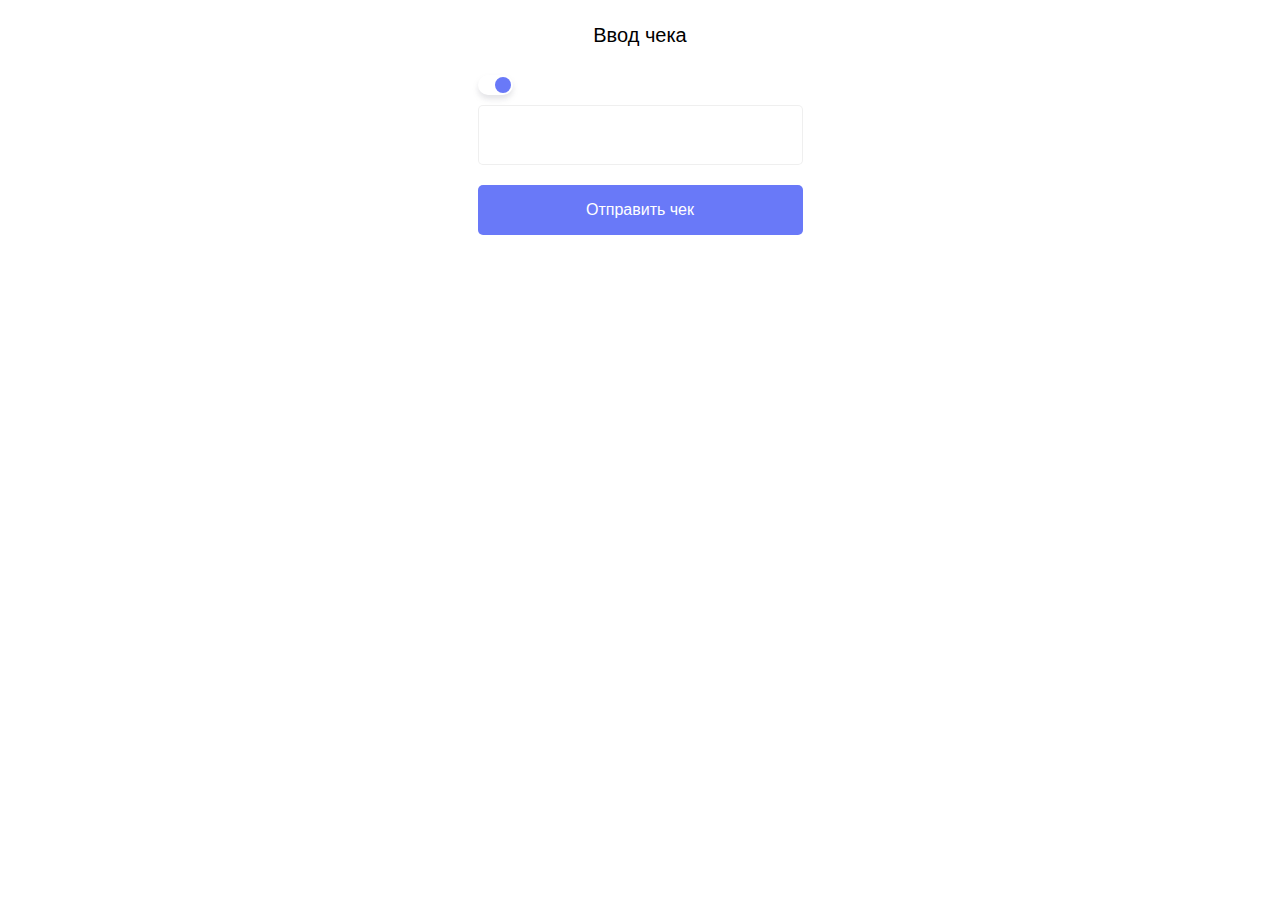
<file: index-observer-pattern.html>
<!DOCTYPE html>
<html lang="en">

<head>
	<meta charset="utf-8">
	<title>Emitter</title>
	<meta name="description" content="Simple Starter Description">
	<meta name="viewport"
		content="width=device-width, initial-scale=1.0, minimum-scale=1.0, maximum-scale=1.0, user-scalable=no">
	<meta property="og:image" content="images/image.jpg">
	<!-- <link rel="icon" href="images/favicon.png"> -->
	<!-- <link rel="stylesheet" href="css/style.css"> -->
</head>

<body>

	<main class="main">
		<section id="section-3" class="calculator">

			<h2 class="text__main text__calculator d-none visible-in-price-mode">
				Калькулятор
			</h2>
			<h2 class="text__main text__calculator visible-in-billcode-mode">Ввод чека</h2>

			<nav class="nav">
				<div class="switch__block">
					<label class="switch">
						<input type="checkbox" checked>
						<span class="slider round"></span>
					</label>
				</div>
			</nav>
			<form class="pt-10" name="calculator">
				<input class="calculator__input form__input" 
						style="margin-bottom:14px;" 
						type="textfield" 
						name="ans" 
						value="" 
				>
				<div class="calculator__block d-none visible-in-price-mode">
					<div class="calculator__line">
						<input class="color__red" 
								type="reset" 
								value="C">
						<input class="color__blue" 
								type="button" 
								value="%" 
								onclick="document.calculator.ans.value+='%'"
						>
						<input class="color__blue" 
								type="button" 
								value="." 
								onclick="document.calculator.ans.value+='.'"
						>
						<input class="color__blue" 
								type="button" 
								value="÷" 
								onclick="document.calculator.ans.value+='/'"
						>
					</div>

					<div class="calculator__line pt-10">
						<input type="button" 
								value="1" 
								onclick="document.calculator.ans.value+='1'"
						>
						<input type="button" 
								value="2" 
								onclick="document.calculator.ans.value+='2'"
						>
						<input type="button" 
								value="3" 
								onclick="document.calculator.ans.value+='3'"
						>
						<input class="color__blue" 
								type="button" 
								value="×" 
								onclick="document.calculator.ans.value+='*'"
						>
					</div>

					<div class="calculator__line pt-10">
						<input type="button" 
								value="4" 
								onclick="document.calculator.ans.value+='4'"
						>
						<input type="button" 
								value="5" 
								onclick="document.calculator.ans.value+='5'"
						>
						<input type="button" 
								value="6" 
								onclick="document.calculator.ans.value+='6'"
						>
						<input class="color__blue" 
								type="button" 
								value="-" 
								onclick="document.calculator.ans.value+='-'"
						>
					</div>

					<div class="calculator__line pt-10">
						<input type="button" 
								value="7" 
								onclick="document.calculator.ans.value+='7'"
						>
						<input type="button" 
								value="8" 
								onclick="document.calculator.ans.value+='8'"
						>
						<input type="button" 
								value="9" 
								onclick="document.calculator.ans.value+='9'"
						>
						<input class="color__blue" 
								type="button" 
								value="+" 
								onclick="document.calculator.ans.value+='+'"
						>
					</div>

					<div class="calculator__line pt-10">
						<input type="button" 
								value="." 
								onclick="document.calculator.ans.value+='.'"
						>
						<input type="button" 
								value="0" 
								onclick="document.calculator.ans.value+='0'"
						>
						<input class="color__blue" 
								type="button" 
								value="." 
								onclick="document.calculator.ans.value+='.'"
						>
						<input class="color__blue" 
								type="button" 
								value="="
								onclick="document.calculator.ans.value=eval(document.calculator.ans.value)"
						>
					</div>
				</div>
				<button type="submit" class="btn submit-btn">Отправить чек</button>
			</form>
		</section>
	</main>

	<style>
		*,::after,::before{padding:0;margin:0;border:0;-webkit-box-sizing:border-box;box-sizing:border-box}a{text-decoration:none}li,ol,ul{list-style:none}img{vertical-align:none}h1,h2,h3,h4,h5,h6{font-weight:inherit;font-size:inherit}body,html{height:100%;line-height:1;font-size:14px;font-family:-apple-system,BlinkMacSystemFont,sans-serif}button,input,textarea{-webkit-appearance:none;-moz-appearance:none;appearance:none;outline:0}.d-none{display:none!important}.pt-10{padding-top:10px}.pt-20{padding-top:20px}.pt-30{padding-top:30px}.pt-35{padding-top:35px}.pt-50{padding-top:50px}.pe-10{padding-right:10px}.ps-10{padding-left:10px}.mt-20{margin-top:20px}.mt-40{margin-top:40px}.mb-20{margin-bottom:20px}#section-1{display:-webkit-box;display:-ms-flexbox;display:flex;-webkit-box-orient:vertical;-webkit-box-direction:normal;-ms-flex-direction:column;flex-direction:column;-webkit-box-pack:center;-ms-flex-pack:center;justify-content:center;height:100%}#section-10,#section-11,#section-2,#section-5{padding-top:50px;height:100%}#section-12,#section-13,#section-6,#section-7,#section-8,#section-9{height:100%}.main{max-width:375px;height:100%;margin:0 auto;padding:0 25px}.img__logo{display:block;margin:0 auto}.text__main{font-weight:400;font-size:34px;text-align:center;padding-top:25px}.text__calculator{font-size:20px!important}.text__subtitle{font-weight:300;text-align:center;color:#999;padding-top:10px;line-height:1.5}.text__nav{font-weight:600;font-size:17px;color:#151522}.text__download{color:#999;margin-left:15px}.text__agreement{display:block;width:100%;color:#151522;margin-top:10px;line-height:1.5;font-weight:300}.paragraph{line-height:1.5;color:#151522;font-weight:400;text-align:justify}.href-download{display:-webkit-box;display:-ms-flexbox;display:flex;-webkit-box-align:center;-ms-flex-align:center;align-items:center}.form__block{display:-webkit-box;display:-ms-flexbox;display:flex;-webkit-box-orient:vertical;-webkit-box-direction:normal;-ms-flex-direction:column;flex-direction:column;-webkit-box-pack:justify;-ms-flex-pack:justify;justify-content:space-between;min-height:100%;padding-bottom:50px}.form__label{display:block;width:100%;padding-bottom:12px;color:#151522;font-weight:600}.form__input{display:block;width:100%;padding:16px 20px;border:1px solid #e4e4e499;border-radius:5px}.form__input:focus{border:1px solid #6979f899}.form-check{display:-webkit-box;display:-ms-flexbox;display:flex;-webkit-box-align:center;-ms-flex-align:center;align-items:center;margin-bottom:20px}.form-check-input{position:relative;width:20px;height:20px;border-radius:50%;border:2px solid #9ba6fa;cursor:pointer}.form-check-input:checked{border-color:#6979f8}.form-check-input:checked::after{content:"";position:absolute;top:2px;left:2px;width:12px;height:12px;border-radius:50%;background:#6979f8}.form-check-label{font-weight:400;font-size:16px;padding-left:15px;cursor:pointer}.scan__card{display:-webkit-box;display:-ms-flexbox;display:flex;-webkit-box-align:center;-ms-flex-align:center;align-items:center}.scan__card span{display:block;min-width:180px;font-weight:300;font-size:15px}.scan__card .btn{margin-top:0}.btn.disabled{background:#9ba6fa;pointer-events:none}.switch__block{display:-webkit-box;display:-ms-flexbox;display:flex;-webkit-box-align:center;-ms-flex-align:center;align-items:center}.text-switch{padding-left:20px}.text-accepting{display:block;margin-top:15px;font-size:10px;color:#999;line-height:1.5}.text-accepting a{color:#6979f8;text-decoration:underline}.switch{position:relative;display:inline-block;width:35px;height:20px}.switch input{opacity:0;width:0;height:0}.slider{position:absolute;cursor:pointer;top:0;left:0;right:0;bottom:0;background-color:#fff;-webkit-transition:.4s;transition:.4s;-webkit-box-shadow:0 4px 4px #32324714,0 4px 8px #3232470f;box-shadow:0 4px 4px #32324714,0 4px 8px #3232470f}.slider:before{position:absolute;content:"";height:16px;width:16px;left:2px;bottom:2px;background-color:#e4e4e4;-webkit-transition:.4s;transition:.4s}input:checked+.slider:before{background-color:#6979f8}input:checked+.slider:before{-webkit-transform:translateX(15px);transform:translateX(15px)}.slider.round{border-radius:34px}.slider.round:before{border-radius:50%}.nav{display:-webkit-box;display:-ms-flexbox;display:flex;-webkit-box-align:center;-ms-flex-align:center;align-items:center;-webkit-box-pack:justify;-ms-flex-pack:justify;justify-content:space-between;padding-top:30px}.calculator__block{background:#f4f6ff;border-radius:24px;padding:40px 45px}.calculator__block input{font-weight:400;font-size:28px;display:-webkit-box;display:-ms-flexbox;display:flex;width:40px;height:40px;background:0 0}.calculator__line{display:-webkit-box;display:-ms-flexbox;display:flex;-webkit-box-pack:justify;-ms-flex-pack:justify;justify-content:space-between}.calculator__input{display:block;padding:15px 15px;width:100%;font-weight:400;font-size:24px;}.color__red{color:#ff3958}.color__blue{color:#6979f8}.btn{position:relative;display:block;width:100%;margin-top:20px;padding:16px 20px;background:#6979f8;border-radius:5px;font-weight:300;font-size:16px;text-align:center;color:#fff}.btn__outline{position:relative;display:block;width:100%;margin-top:20px;padding:16px 20px;border:2px solid #6979f8;border-radius:5px;font-weight:300;font-size:16px;text-align:center;color:#6979f8}.btn:active,.btn__outline:active{top:2px}.list__employees{display:-webkit-box;display:-ms-flexbox;display:flex;-webkit-box-align:center;-ms-flex-align:center;align-items:center;-webkit-box-pack:justify;-ms-flex-pack:justify;justify-content:space-between;padding-top:17px;padding-bottom:23px;border-bottom:1px solid #e4e4e499}.list__employees-people{display:-webkit-box;display:-ms-flexbox;display:flex}.list__employees-img{width:40px;height:40px;border-radius:50%;background:#ccc}.list__employees-name{margin-left:20px}.text__list-job{display:block;width:100%;color:#999;font-weight:400;font-size:12px}.text__list-name{display:block;width:100%;font-weight:300;font-size:14px;color:#151522;margin-top:5px}.payment-title{width:100%;text-align:center}.form-container .field-container:first-of-type{-ms-grid-row:1;-ms-grid-column:1;-ms-grid-column-span:2;grid-area:name}.form-container .field-container:nth-of-type(2){-ms-grid-row:2;-ms-grid-column:1;-ms-grid-column-span:2;grid-area:number}.form-container .field-container:nth-of-type(3){-ms-grid-row:3;-ms-grid-column:1;grid-area:expiration}.form-container .field-container:nth-of-type(4){-ms-grid-row:3;-ms-grid-column:2;grid-area:security}.field-container input{-webkit-box-sizing:border-box;box-sizing:border-box}.field-container{position:relative}.form-container{display:-ms-grid;display:grid;grid-column-gap:10px;-ms-grid-columns:auto auto;grid-template-columns:auto auto;-ms-grid-rows:90px 90px 90px;grid-template-rows:90px 90px 90px;grid-template-areas:"name name" "number number" "expiration security";max-width:400px;color:#707070}.ccicon{height:38px;position:absolute;right:6px;top:calc(50% - 17px);width:60px}.preload *{-webkit-transition:none!important;-moz-transition:none!important;-ms-transition:none!important;-o-transition:none!important}.card-container{width:100%;max-width:400px;max-height:240px;height:240px;padding-top:20px}#ccsingle{position:absolute;right:15px;top:20px}#ccsingle svg{width:100px;max-height:60px}.creditcard svg#cardback,.creditcard svg#cardfront{width:100%;-webkit-box-shadow:1px 5px 6px 0 #000;box-shadow:1px 5px 6px 0 #000;border-radius:22px}#generatecard{cursor:pointer;float:right;font-size:12px;color:#fff;padding:2px 4px;background-color:#909090;border-radius:4px;cursor:pointer;float:right}.creditcard .darkcolor,.creditcard .lightcolor{-webkit-transition:fill .5s;transition:fill .5s}.creditcard .lightblue{fill:#03a9f4}.creditcard .lightbluedark{fill:#0288d1}.creditcard .red{fill:#ef5350}.creditcard .reddark{fill:#d32f2f}.creditcard .purple{fill:#ab47bc}.creditcard .purpledark{fill:#7b1fa2}.creditcard .cyan{fill:#26c6da}.creditcard .cyandark{fill:#0097a7}.creditcard .green{fill:#66bb6a}.creditcard .greendark{fill:#388e3c}.creditcard .lime{fill:#d4e157}.creditcard .limedark{fill:#afb42b}.creditcard .yellow{fill:#ffeb3b}.creditcard .yellowdark{fill:#f9a825}.creditcard .orange{fill:#ff9800}.creditcard .orangedark{fill:#ef6c00}.creditcard .grey{fill:#bdbdbd}.creditcard .greydark{fill:#616161}#svgname{text-transform:uppercase}#cardfront .st2{fill:#fff}#cardfront .st3{font-family:"Source Code Pro",monospace;font-weight:600}#cardfront .st4{font-size:54.7817px}#cardfront .st5{font-family:"Source Code Pro",monospace;font-weight:400}#cardfront .st6{font-size:33.1112px}#cardfront .st7{opacity:.6;fill:#fff}#cardfront .st8{font-size:24px}#cardfront .st9{font-size:36.5498px}#cardfront .st10{font-family:"Source Code Pro",monospace;font-weight:300}#cardfront .st11{font-size:16.1716px}#cardfront .st12{fill:#4c4c4c}#cardback .st0{fill:none;stroke:#0f0f0f;stroke-miterlimit:10}#cardback .st2{fill:#111}#cardback .st3{fill:#f2f2f2}#cardback .st4{fill:#d8d2db}#cardback .st5{fill:#c4c4c4}#cardback .st6{font-family:"Source Code Pro",monospace;font-weight:400}#cardback .st7{font-size:27px}#cardback .st8{opacity:.6}#cardback .st9{fill:#fff}#cardback .st10{font-size:24px}#cardback .st11{fill:#eaeaea}#cardback .st12{font-family:"Rock Salt",cursive}#cardback .st13{font-size:37.769px}.creditcard{width:100%;max-width:400px;-webkit-transform-style:preserve-3d;transform-style:preserve-3d;transition:-webkit-transform .6s;-webkit-transition:-webkit-transform .6s;transition:transform .6s;transition:transform .6s,-webkit-transform .6s;cursor:pointer}.creditcard .back,.creditcard .front{position:absolute;width:100%;max-width:400px;-webkit-backface-visibility:hidden;backface-visibility:hidden;-webkit-font-smoothing:antialiased;color:#47525d}.creditcard .back{-webkit-transform:rotateY(180deg);transform:rotateY(180deg)}.creditcard.flipped{-webkit-transform:rotateY(180deg);transform:rotateY(180deg)}.card__column{display:-webkit-box;display:-ms-flexbox;display:flex;padding-top:20px}.card__column .form__label{padding:0 0 10px}.accordion{position:relative;background-color:#fff;color:#151522;cursor:pointer;padding:16px 20px;width:100%;text-align:left;border:1px solid #e4e4e499;border-radius:5px 5px 0 0;outline:0;-webkit-transition:.4s;transition:.4s}.accordion::after{content:"";position:absolute;top:20px;right:20px;width:12px;height:12px;border-top:1px solid #151522;border-right:1px solid #151522;-webkit-transform:rotate(-45deg);transform:rotate(-45deg);-webkit-transition:-webkit-transform .3s ease;transition:-webkit-transform .3s ease;transition:transform .3s ease;transition:transform .3s ease,-webkit-transform .3s ease}.accordion:hover,.active{background-color:#fff}.active.accordion::after{top:18px;-webkit-transform:rotate(135deg);transform:rotate(135deg)}.panel{background-color:#fff;max-height:0;overflow:hidden;-webkit-transition:max-height .2s ease-out;transition:max-height .2s ease-out}.panel-body{padding:16px 20px;border:1px solid #e4e4e499;border-top:none;border-radius:0 0 5px 5px}.panel-body-line{display:-webkit-box;display:-ms-flexbox;display:flex;-webkit-box-pack:justify;-ms-flex-pack:justify;justify-content:space-between;margin-top:15px;font-size:13px;font-weight:300}
	</style>
	<script>
        "use strict"  
        /**
         * Shows all components mentioned in a list,  each component should present in DOM
         * @param {string array} list names of components or single name
         * @returns {Promise}
         */
        function showComponents (list, hideClassName = 'd-none') {
            list.forEach(el => {
                el.classList.remove(hideClassName);
            });
        }

        /**
         * Hides all components mentioned in a list, each component should present in DOM
         * @param {string array} list names of components or single name
         * @returns {Promise}
         */
        function hideComponents (list, hideClassName = 'd-none') { 
            list.forEach( el => {
                el.classList.add(hideClassName);
            })
        }


        // HELP FUNCTION 
        function createFromData ({formEl, requeredField}) {
            console.log(formEl);
            
            const formData = new FormData(formEl);

            const object = {};
            formData.forEach(function(value, key){
                object[key] = value;
                console.log(key);
            });
            console.log(object);
            return JSON.stringify(object)
        }

        function Form ({formEl, requeredField = []}) {
            console.log(formEl);
            const formValidateStatus = validate.form(formEl, requeredField);
            
            if (formValidateStatus == 'S_FAIL') return false;

            const payload = createFromData({formEl : formEl, requeredField: requeredField});
            return payload;
        }

        function Post (url, payload) {
            console.log(url, payload);
            let result = fetch(url, {
                method: 'POST',
                mode: 'cors',
                headers: {
                    'Content-Type': 'application/json;charset=utf-8',
                },
                body: payload,
            })
            .then(response => {
                if (response.ok) {
                    console.log('inside response.ok');
                    console.log(response);
                    return {};
                } 
                // return Promise.reject(new Error(response.statusText))
                throw new Error('Something went wrong');
            })
            .catch(err => {
                console.log(err);
                // return Promise.reject(new Error(response.statusText))
                throw new Error(err);
            })
            
            return result;
        }

        const OK_STATUS = 'S_OK';
        const FAIL_STATUS = 'S_FAIL';

        const validate = {
            //  @param  {node} form (required)
            //  @param  {arr<string>} arr<string> (required)
            form: function (form, requiredFields = []) {
                let formValidStatus = OK_STATUS;
                if (requiredFields.length > 0) {
                    requiredFields.forEach(field => {
                        let el = form.querySelector(`[name="${field.name}"]`);
                        if (el) {
                            let validType = field.validationType;
                            if (validType) {
                                let validation = this[validType](el, el.value);
                                if (validation) {
                                    if (validation == FAIL_STATUS) {
                                        // this.setError(el);
                                        formValidStatus = FAIL_STATUS;
                                    } else {
                                        // this.removeError(el)
                                    }
                                } else {
                                    console.log(field, 'No such validation method');
                                    formValidStatus = FAIL_STATUS;
                                }
                                
                            } else {
                                console.log(field, 'Set [data-validation-type=] attr');
                                formValidStatus = FAIL_STATUS;
                            }
                        } else {
                            console.log(field, 'Set [name=] attr or check is it correct');
                            formValidStatus = FAIL_STATUS;
                        }
                        
                    })
                    return formValidStatus;
                }
                
            },
            text: function (el, val) {
                return (val == '' || val == null) ? FAIL_STATUS : OK_STATUS;
            }
        }

        function formSubmit ({formEl, requeredField, postUrl}) {
            const payload = Form({ formEl, requeredField });
            if( payload ) {
                Post(postUrl, payload)
                .then(res => {formEl.reset()})
                .catch(err  => console.log(err))
            }
        }

        function createStore (reducer) {
            let state;
            const listeners = [];

            const getState = () => state;

            const dispatch = (action) => {
            console.log(action);
                state = reducer(state, action);
                listeners.forEach(listener => listener());
            }

            const subscribe = (listener) => {
                listeners.push(listener);
                console.log(listeners);
            }

            dispatch({});

            return {getState, dispatch, subscribe}
        }
        // HELP FUNCTION END




        // INIT CALCULATOR COMPONENT FUNCTION
        function calculator () {

            const PRICEURL = 'https://localhost:433/api/inputprice';
            const BILLCODEURL = 'https://localhost:433/api/inputbillcode';

            const component = document.querySelector('.calculator');
            const switcher = component.querySelector('.calculator label.switch input');
            const input = component.querySelector('.calculator__input');
            const form = component.querySelector('form');
            const submitBtn = form.querySelector('.submit-btn');
            const visibleInbillCodeMode = component.querySelectorAll('.visible-in-billcode-mode');
            const visibleInpriceMode = component.querySelectorAll('.visible-in-price-mode');
            

            const initState = {
                priceMode: false,
                billCodeMode: true,
                switcherChecked: false,
                submitBtnTextContent: 'Отправить чек',
                inputTextAlign: 'left',
                inputValue: '',
                inputReadonly: false,
                hiddenElems: visibleInpriceMode,
                shownElems: visibleInbillCodeMode
            }

            //Action
            const priceModeAction = () => {
                return {
                    type: 'PRICEMODE',
                    payload: {}
                }
            }
            const billCodeModeAction = () => {
                return {
                    type: 'BILLCODEMODE',
                    payload: {}
                }
            }

            // Reducer
            const switchModeReducer = (state = initState, action) => {
                console.log('action.type ', action.type);
                switch (action.type) {
                    case 'PRICEMODE' : 
                        return {
                            ...state,
                            priceMode: true,
                            billCodeMode: false,
                            switcherChecked: false,
                            submitBtnTextContent: 'Отправить сумму',
                            inputTextAlign: 'right',
                            inputValue: '',
                            inputReadonly: true,
                            hiddenElems: visibleInbillCodeMode,
                            shownElems: visibleInpriceMode
                        };
                    case 'BILLCODEMODE' : 
                    return {
                        ...state,
                        priceMode : false,
                        billCodeMode : true,
                        switcherChecked: true,
                        submitBtnTextContent: 'Отправить чек',
                        inputTextAlign: 'left',
                        inputValue: '',
                        inputReadonly: false,
                        hiddenElems: visibleInpriceMode,
                        shownElems: visibleInbillCodeMode
                    };
                    default:
                        return state;
                }

            }

            const calculatorStore = createStore(switchModeReducer);
            calculatorStore.subscribe(() => {
                switcher.checked = calculatorStore.getState().switcherChecked;
                submitBtn.textContent = calculatorStore.getState().submitBtnTextContent;
                input.style.textAlign = calculatorStore.getState().inputTextAlign;
                input.value = calculatorStore.getState().inputValue;
                showComponents(calculatorStore.getState().shownElems);
                hideComponents(calculatorStore.getState().hiddenElems);

                if (calculatorStore.getState().inputReadonly) {
                    input.setAttribute('readonly', true);
                } else {
                    input.removeAttribute('readonly');
                }
            })

            switcher.addEventListener('click', () => {
                if (calculatorStore.getState().billCodeMode == true) {
                    calculatorStore.dispatch(priceModeAction());
                    console.log('billcodemode', calculatorStore.getState().billCodeMode);
                    console.log('pricemode', calculatorStore.getState().priceMode);
                } else if (calculatorStore.getState().priceMode == true) {
                    
                    calculatorStore.dispatch(billCodeModeAction());
                    console.log('billcodemode', calculatorStore.getState().billCodeMode);
                    console.log('pricemode', calculatorStore.getState().priceMode);
                }
            })
            
            onBillCodeInput();
            function onBillCodeInput () {
                input.addEventListener('input', function () {
                    const value = this.value;
                    const newVal = value.replace(' ', '');
                    this.value = newVal;
                })
            }

            form.addEventListener('submit', function (e) {
                e.preventDefault();
                const formEl = this;
                const requeredField = [{name: 'ans', validationType: 'text'}];
                let postUrl;

                if (calculatorStore.getState().priceMode) {
                    postUrl = PRICEURL
                } else if (calculatorStore.getState().billCodeMode) {
                    postUrl = BILLCODEURL
                };

                formSubmit({formEl, requeredField, postUrl});
            })
        }

        document.addEventListener('DOMContentLoaded', () => {
            calculator();
        })
	</script>
</body>

</html>
</file>
<file: style.css>
@font-face {
    font-family: 'SF Pro Display 300';
    src: url("http://www.apple.com/wss/fonts/SF-Pro-Display/v1/sf-pro-display_light.eot");
    }
    
    @font-face {
    font-family: 'SF Pro Display 600';
    src: url("http://www.apple.com/wss/fonts/SF-Pro-Display/v1/sf-pro-display_semibold.eot");
    }
    
    @font-face {
    font-family: 'SF Pro Display';
    font-style: normal;
    font-weight: 400;
    src: url("http://www.apple.com/wss/fonts/SF-Pro-Display/v1/sf-pro-display_regular.eot");
    }
    
    html,
    body {
    position: relative;
    width: 100%;
    height: 100%;
    margin: 0;
    padding: 0;
    border: 0;
    font-family: 'SF Pro Display', sans-serif;
    font-style: normal;
    font-weight: normal;
    font-size: 18px;
    font-stretch: ultra-expanded;
    color: #151522;
    background-color: #ffffff;
    }

    input:disabled {
        color: #E4E4E4;
        background-color: #ffffff;
    }
    
    
    * {
    box-sizing: border-box;
    -webkit-font-smoothing: antialiased;
    -moz-osx-font-smoothing: grayscale;
    text-rendering: optimizeLegibility;
    -moz-font-feature-settings: "liga" on;
    margin: 0;
    padding: 0;
    padding-block: 0;
    }
    
    /*blocks style*/
    .container {
    max-width: 500px;
    width: 100%;
    margin: 10px auto;
    padding: 10px;
    }

    .submit-container .description.service-conditions {
        font-size: 11px;
    }

    .submit-container .description.service-conditions a{
        color: #6979F8;
    }

    .welcome-container {
        text-align: center;
        height: 100%;
        display: flex;
        flex-direction: column;
        margin: 0 auto;
    }

    .welcome-container .checkbox-container label {
        font-size: 15px;
    }

    /* .welcome-container .submit-container .link-wrap {
        margin-top: 10px;
    } */

    .welcome-container .form-control.float-left {
        width: 48%;
        float: left;
    }

    .welcome-container .form-control.float-right {
        width: 48%;
        float: right;
    }

    .welcome-container svg {
        margin: 0 auto;
        flex-shrink: 0;
        margin-top: 57px;
    }

    .welcome-container .submit-container .description {
        margin-top: 10px;
        text-align: left;
    }

    .welcome-container h1 {
        font-size: 34px;
        margin: 30px 0 12px 0;
    }

    .welcome-container h2 {
        font-size: 16px;
        color: #999999;
        font-weight: 100;
        margin-bottom: 38px;
    }

    .welcome-container label {
        font-size: 16px;
    }

    .welcome-container .radiobutton-container {
        margin-bottom: 23px;
    }

    .welcome-container .submit-container {
        flex-grow: 1;
        display: flex;
        align-content: flex-end;
        margin-bottom: 25px;
    }
    
    .merchant-container {
    border-radius: 5px 5px 0 0;
    border: 1px solid rgba(228, 228, 228, 0.6);
    margin-bottom: 20px;
    position: relative;
    }
    
    .merchant-container .merchant-header {
    display: flex;
    justify-content: space-between;
    padding: 14px 20px;
    }
    
    .merchant-header.expand {
    border-bottom: 1px solid rgba(228, 228, 228, 0.6);
    }
    
    .merchant-header.expand .arrow {
    transform: rotate(315deg);
    }
    
    .merchant-data {
    height: 0;
    transition: height .7s;
    overflow: hidden;
    }
    
    .merchant-header.expand ~ .merchant-data {
    height: auto;
    }
    
    .merchant-header.expand ~ .merchant-data p {
    opacity: 1;
    }
    
    .merchant-data p {
    display: flex;
    justify-content: space-between;
    margin: 15px 0;
    padding: 0 20px;
    font-size: 13px;
    }
    
    .lang-span {
    display: flex;
    flex-direction: column;
    margin: 14px 0;
    font-size: 13px;
    text-align: center;
    /* text-transform: uppercase; */
    }
    .language-list {
    display: flex;
    flex-direction: column;
    justify-content: space-between;
    height: auto;
    display: none;
    position: absolute;
    left: -2px;
    bottom: -150px;
    background-color: #f7f7f5;
    border: 1px solid rgba(228, 228, 228, 0.6);
    border-top: none;
    z-index: 2;
    }
    .image-lang-icon {
    width: 24px; 
    height: auto; 
    margin-top: 2.5px; 
    margin-bottom: 2.5px;
    margin-left: 5px;
           
    }
    .item-lang-list-wrapper {
    padding: 2.5px;
    margin: none;
    display: flex;
    flex-direction: row;
    align-items: center;
    justify-content: center;
    /* border-bottom: 1px solid rgba(228, 228, 228, 0.6); */
    }
    
    
    .merchant-data p .data {
    text-align: right;
    }
    
    .merchant-data p {
    opacity: 0;
    transition: opacity .7s;
    }
    
    .merchant-header .merchant-title {
    font-size: 14px;
    font-weight: 400;
    }
    
    .merchant-header .arrow {
    width: 11px;
    height: 11px;
    border-top: 1px solid #151522;
    border-right: 1px solid #151522;
    transform: rotate(135deg);
    }
    
    .logo {
    display: flex;
    align-items: center;
    width: 220px;
    margin: 0 auto;
    }
    
    .logo svg {
    margin-right: 5px;
    }
    
    .payment-method {
    display: flex;
    justify-content: space-between;
    flex-wrap: wrap;
    margin-bottom: 30px;
    }
    
    .payment-method .radiobutton-container:not(:last-child) {
    margin-right: 10px;
    }
    
    .radiobutton-container {
    display: flex;
    align-items: center;
    margin-bottom: 10px;
    }
    
    .radiobutton-container .radiobutton {
    display: none;
    }
    
    .radiobutton-container .radiobutton-ui {
    display: block;
    width: 24px;
    height: 24px;
    margin-right: 15px;
    padding: 3px;
    border: 2px solid #6979F8;
    border-radius: 50%;
    }
    
    .radiobutton-container .radiobutton-ui:before {
    content: '';
    width: 14px;
    height: 14px;
    background-color: #6979F8;
    border-radius: 50%;
    }
    .radiobutton-container input:checked ~ .radiobutton-ui:before {
        display: block;
    }
    
    .form-control {
    color: #151522;
    margin-bottom: 20px;
    }
    
    .form-control .control.invalid,
    .form-control .control.invalid:focus {
    border-color: #FF647C;
    }
    
    .form-control .label {
    display: block;
    margin-bottom: 10px;
    text-align: left;
    font-weight: 600;
    font-size: 15px;
    /* text-transform: uppercase; */
    }
    
    .form-control .control {
    width: 100%;
    padding: 16px 20px;
    border-radius: 5px;
    border: 1px solid #cdcdcd;
    line-height: 18px;
    font-size: 14px;
    outline: none;
    }
    
    .form-control .control:focus {
    border-color: #6979F8;
    }
    
    .form-control .control:disabled {
    border-color: rgba(228, 228, 228, 0.6);
    }
    
    .checkbox-container {
    display: flex;
    align-items: center;
    }
    
    .checkbox-container .label {
    white-space: nowrap;
    margin-left: 10px;
    font-size: 11px;
    }
    
    .checkbox-container .checkbox {
    display: none;
    }
    
    .checkbox-container .control {
    position: relative;
    display: inline-block;
    flex: 0 0 38px;
    height: 22px;
    border-radius: 16px;
    box-shadow: 0 4px 4px rgba(50, 50, 71, 0.08), 0 4px 8px rgba(50, 50, 71, 0.06);
    }
    
    .success-container .checkbox-container .label-container .label,
    .success-container .checkbox-container .label-container .label-tip {
    display: block;
    margin-left: 0;
    font-size: 11px;
    }
    
    .success-container .checkbox-container .label-container {
    margin-left: 10px;
    }
    
    .checkbox-container .control:before {
    content: '';
    position: absolute;
    top: 1px;
    right: 16px;
    width: 20px;
    height: 20px;
    border-radius: 50%;
    background-color: #E4E4E4;
    transition: right 0.4s;
    }
    
    .checkbox-container .checkbox[checked] ~ .control:before {
    right: 2px;
    background-color: #6979F8;
    }
    
    .submit-container {
    display: flex;
    justify-content: space-between;
    align-items: center;
    flex-wrap: wrap;
    margin-bottom: 10px;
    }
    
    .submit-container .description {
        margin-top: 10px;
        margin-bottom: 10px;
        font-size: 15px;
    }
    
    .submit-container .confirm {
    width: 100%;
    }
    
    .button-submit {
    min-width: 150px;
    padding: 14px;
    border: none;
    border-radius: 5px;
    font-size: 16px;
    color: #FFFFFF;
    background-color: #6979F8;
    box-shadow: 0px 2px 4px #0000002b;
    }
    
    .button-submit[disabled] {
    opacity: .5;
    pointer-events: none;
    }
    
    .hidden {
    display: none;
    }
    
    .tip {
    font-size: 14px;
    text-align: center;
    }
    
    .error-container,
    .success-container {
    text-align: center;
    }
    
    .error-container .button-submit,
    .success-container .button-submit {
    width: 100%;
    }
    
    .error-container .title,
    .success-container .title {
    margin-bottom: 10px;
    text-align: center;
    font-size: 28px;
    }
    
    .error-container .error-message {
    margin-bottom: 40px;
    font-size: 14px;
    color: red;
    }
    
    .response-logo {
    width: 120px;
    margin: 40px auto;
    }
    
    .invalid {
    border-color: red;
    }
    
    .success-container .remember-container {
    margin-bottom: 20px;
    }
    
    .success-container .remember-container .checkbox-container {
    margin-bottom: 0;
    }
    
    .success-container .checkbox-container .label {
    font-size: 14px;
    }
    
    .success-container .description {
    margin-bottom: 20px;
    text-align: center;
    font-size: 13px;
    color: #999999;
    }
    
    .success-container .checkbox-container {
    margin-bottom: 30px;
    text-align: left;
    }
    
    .success-container .button-submit {
    margin-top: 20px;
    text-align: center;
    }
    
    /* MODAL */
    .modal {
    display: none;
    background: rgba(0, 0, 0, 0.6);
    position: fixed;
    z-index: 10;
    left: 0;
    top: 0;
    width: 100%;
    height: 100%;
    
    }
    
    .modal-content {
    padding: 15px;
    position: absolute;
    overflow: auto;
    color: black;
    width: 80%;
    max-width: 500px;
    height: 90%;
    max-height: 100%;
    left: 50%;
    top: 50%;
    transform: translate(-50%, -50%);
    background: white;
    display: flex;
    flex-direction: column;
    font-size: 14px;
    }
    
    .close-btn-wrapper {
    display: flex;
    align-items: center;
    justify-content: space-between;
    }
    
    .close {
    padding: 14px;
    border: none;
    border-radius: 5px;
    font-size: 16px;
    color: #FFFFFF;
    background-color: #6979F8;
    width: auto;
    margin-top: 15px;
    box-shadow: 0px 2px 4px #0000002b;
    }
    
    .close:hover,
    .close:focus {
    text-decoration: none;
    cursor: pointer;
    
    }
    
    .p-modal {
    margin: 0.4rem;
    padding: 0.15rem;
    }
    
    /* MODAL */
    /* ERROR MESSAGES FOR INPUTS */
    .error-msg {
    font-size: 12px;
    color: #FF647C;
    display: none;
    margin-top: 5px;
    /* text-align: center; */
    /* margin-top: 5px;
    position: absolute;
    bottom: -20px;
    left: 0; */
    /* width: 100%;
    height: auto; */
    }
    
    .dsp-block {
    display: block;
    text-align: left;
    }

    ::placeholder {
        color: #E4E4E4;
        opacity: 1; /* Firefox */
    }
    
    :-ms-input-placeholder { /* Internet Explorer 10-11 */
    color: #E4E4E4;
    }
    
    ::-ms-input-placeholder { /* Microsoft Edge */
    color: #E4E4E4;
    }
    
        /* ERROR MESSAGES FOR INPUTS */
</file>
